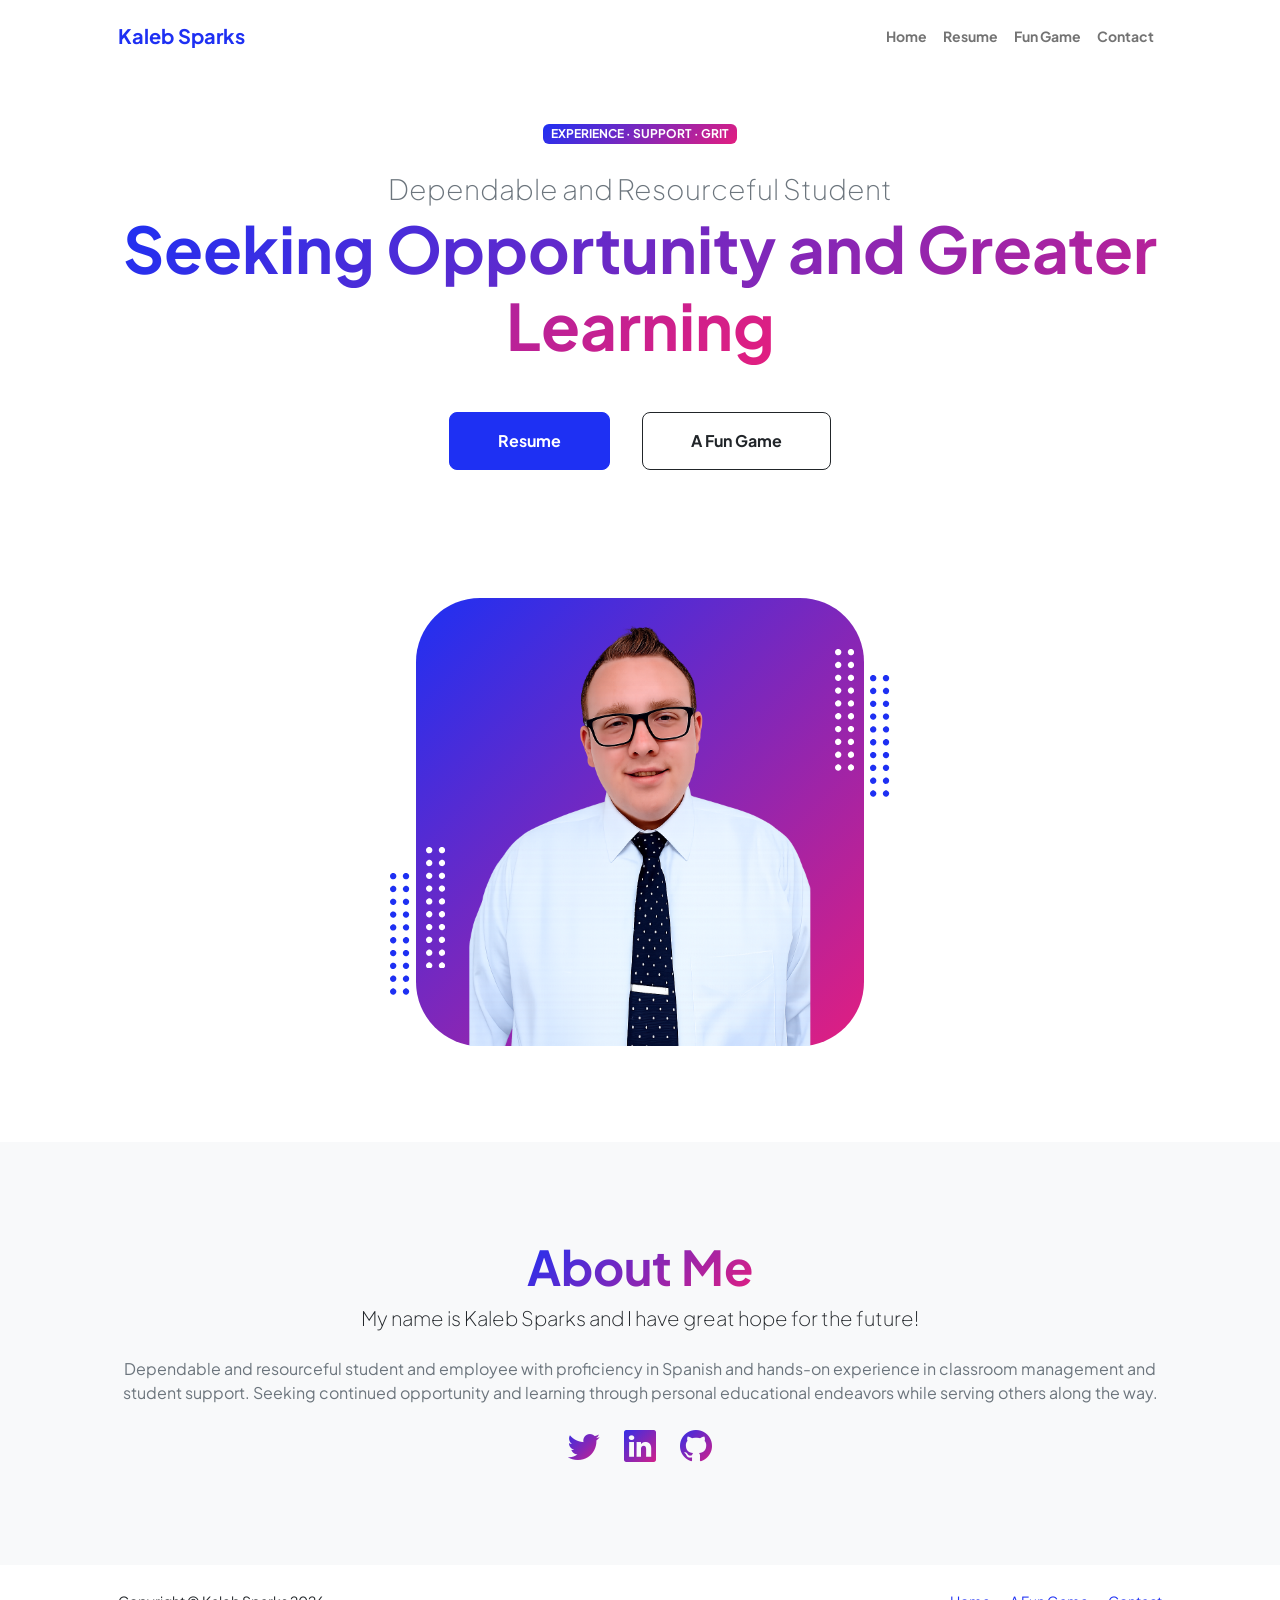
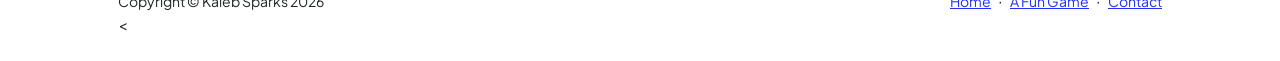
<file: index.html>
<!DOCTYPE html>
<html lang="en">
    <head>
        <meta charset="utf-8" />
        <meta name="viewport" content="width=device-width, initial-scale=1, shrink-to-fit=no" />
        <meta name="description" content="Kaleb Sparks" />
        <meta name="author" content="" />
        <title>Kaleb Sparks - Prebusiness Program, Marriott School of Business, Brigham Young University</title>
        <!-- Favicon-->
        <link rel="icon" type="image/x-icon" href="assets/favicon.ico" />
        <!-- Custom Google font-->
        <link rel="preconnect" href="https://fonts.googleapis.com" />
        <link rel="preconnect" href="https://fonts.gstatic.com" crossorigin />
        <link href="https://fonts.googleapis.com/css2?family=Plus+Jakarta+Sans:wght@100;200;300;400;500;600;700;800;900&amp;display=swap" rel="stylesheet" />
        <!-- Bootstrap icons-->
        <link href="https://cdn.jsdelivr.net/npm/bootstrap-icons@1.8.1/font/bootstrap-icons.css" rel="stylesheet" />
        <!-- Core theme CSS (includes Bootstrap)-->
        <link href="css/styles.css" rel="stylesheet" />
    </head>
    <body class="d-flex flex-column h-100">
        <main class="flex-shrink-0">
            <!-- Navigation-->
            <nav class="navbar navbar-expand-lg navbar-light bg-white py-3">
                <div class="container px-5">
                    <a class="navbar-brand" href="index.html"><span class="fw-bolder text-primary">Kaleb Sparks</span></a>
                    <button class="navbar-toggler" type="button" data-bs-toggle="collapse" data-bs-target="#navbarSupportedContent" aria-controls="navbarSupportedContent" aria-expanded="false" aria-label="Toggle navigation"><span class="navbar-toggler-icon"></span></button>
                    <div class="collapse navbar-collapse" id="navbarSupportedContent">
                        <ul class="navbar-nav ms-auto mb-2 mb-lg-0 small fw-bolder">
                            <li class="nav-item"><a class="nav-link" href="index.html">Home</a></li>
                            <li class="nav-item"><a class="nav-link" href="resume.html">Resume</a></li>
                            <li class="nav-item"><a class="nav-link" href="projects.html">Fun Game</a></li>
                            <li class="nav-item"><a class="nav-link" href="contact.html">Contact</a></li>
                        </ul>
                    </div>
                </div>
            </nav>
            <!-- Header-->
            <header class="py-5">
                <div class="container px-5 pb-5">
                    <div class="row gx-5 align-items-center">
                        <div class="col-xxl-5">
                            <!-- Header text content-->
                            <div class="text-center text-xxl-start">
                                <div class="badge bg-gradient-primary-to-secondary text-white mb-4"><div class="text-uppercase">Experience &middot; Support &middot; Grit</div></div>
                                <div class="fs-3 fw-light text-muted">Dependable and Resourceful Student</div>
                                <h1 class="display-3 fw-bolder mb-5"><span class="text-gradient d-inline">Seeking Opportunity and Greater Learning</span></h1>
                                <div class="d-grid gap-3 d-sm-flex justify-content-sm-center justify-content-xxl-start mb-3">
                                    <a class="btn btn-primary btn-lg px-5 py-3 me-sm-3 fs-6 fw-bolder" href="resume.html">Resume</a>
                                    <a class="btn btn-outline-dark btn-lg px-5 py-3 fs-6 fw-bolder" href="projects.html">A Fun Game</a>
                                </div>
                            </div>
                        </div>
                        <div class="col-xxl-7">
                            <!-- Header profile picture-->
                            <div class="d-flex justify-content-center mt-5 mt-xxl-0">
                                <div class="profile bg-gradient-primary-to-secondary">
                                    <!-- TIP: For best results, use a photo with a transparent background like the demo example below-->
                                    <!-- Watch a tutorial on how to do this on YouTube (link)-->
                                    <img class="profile-img" src="assets/Kaleb_SparksHomePhoto.png" alt="Kaleb Sparks Home Photo" />
                                    <div class="dots-1">
                                        <!-- SVG Dots-->
                                        <svg version="1.1" xmlns="http://www.w3.org/2000/svg" xmlns:xlink="http://www.w3.org/1999/xlink" x="0px" y="0px" viewBox="0 0 191.6 1215.4" style="enable-background: new 0 0 191.6 1215.4" xml:space="preserve">
                                            <g transform="translate(0.000000,1280.000000) scale(0.100000,-0.100000)">
                                                <path d="M227.7,12788.6c-105-35-200-141-222-248c-43-206,163-412,369-369c155,32,275,190,260,339c-11,105-90,213-190,262        C383.7,12801.6,289.7,12808.6,227.7,12788.6z"></path>
                                                <path d="M1507.7,12788.6c-151-50-253-216-222-362c25-119,136-230,254-255c194-41,395,142,375,339c-11,105-90,213-190,262        C1663.7,12801.6,1569.7,12808.6,1507.7,12788.6z"></path>
                                                <path d="M227.7,11508.6c-105-35-200-141-222-248c-43-206,163-412,369-369c155,32,275,190,260,339c-11,105-90,213-190,262        C383.7,11521.6,289.7,11528.6,227.7,11508.6z"></path>
                                                <path d="M1507.7,11508.6c-151-50-253-216-222-362c25-119,136-230,254-255c194-41,395,142,375,339c-11,105-90,213-190,262        C1663.7,11521.6,1569.7,11528.6,1507.7,11508.6z"></path>
                                                <path d="M227.7,10228.6c-105-35-200-141-222-248c-43-206,163-412,369-369c155,32,275,190,260,339c-11,105-90,213-190,262        C383.7,10241.6,289.7,10248.6,227.7,10228.6z"></path>
                                                <path d="M1507.7,10228.6c-105-35-200-141-222-248c-43-206,163-412,369-369c155,32,275,190,260,339c-11,105-90,213-190,262        C1663.7,10241.6,1569.7,10248.6,1507.7,10228.6z"></path>
                                                <path d="M227.7,8948.6c-105-35-200-141-222-248c-43-206,163-412,369-369c155,32,275,190,260,339c-11,105-90,213-190,262        C383.7,8961.6,289.7,8968.6,227.7,8948.6z"></path>
                                                <path d="M1507.7,8948.6c-105-35-200-141-222-248c-43-206,163-412,369-369c155,32,275,190,260,339c-11,105-90,213-190,262        C1663.7,8961.6,1569.7,8968.6,1507.7,8948.6z"></path>
                                                <path d="M227.7,7668.6c-105-35-200-141-222-248c-43-206,163-412,369-369c155,32,275,190,260,339c-11,105-90,213-190,262        C383.7,7681.6,289.7,7688.6,227.7,7668.6z"></path>
                                                <path d="M1507.7,7668.6c-105-35-200-141-222-248c-43-206,163-412,369-369c155,32,275,190,260,339c-11,105-90,213-190,262        C1663.7,7681.6,1569.7,7688.6,1507.7,7668.6z"></path>
                                                <path d="M227.7,6388.6c-105-35-200-141-222-248c-43-206,163-412,369-369c155,32,275,190,260,339c-11,105-90,213-190,262        C383.7,6401.6,289.7,6408.6,227.7,6388.6z"></path>
                                                <path d="M1507.7,6388.6c-105-35-200-141-222-248c-43-206,163-412,369-369c155,32,275,190,260,339c-11,105-90,213-190,262        C1663.7,6401.6,1569.7,6408.6,1507.7,6388.6z"></path>
                                                <path d="M227.7,5108.6c-105-35-200-141-222-248c-43-206,163-412,369-369c155,32,275,190,260,339c-11,105-90,213-190,262        C383.7,5121.6,289.7,5128.6,227.7,5108.6z"></path>
                                                <path d="M1507.7,5108.6c-105-35-200-141-222-248c-43-206,163-412,369-369c155,32,275,190,260,339c-11,105-90,213-190,262        C1663.7,5121.6,1569.7,5128.6,1507.7,5108.6z"></path>
                                                <path d="M227.7,3828.6c-105-35-200-141-222-248c-43-206,163-412,369-369c155,32,275,190,260,339c-11,105-90,213-190,262        C383.7,3841.6,289.7,3848.6,227.7,3828.6z"></path>
                                                <path d="M1507.7,3828.6c-105-35-200-141-222-248c-43-206,163-412,369-369c155,32,275,190,260,339c-11,105-90,213-190,262        C1663.7,3841.6,1569.7,3848.6,1507.7,3828.6z"></path>
                                                <path d="M227.7,2548.6c-105-35-200-141-222-248c-43-206,163-412,369-369c155,32,275,190,260,339c-11,105-90,213-190,262        C383.7,2561.6,289.7,2568.6,227.7,2548.6z"></path>
                                                <path d="M1507.7,2548.6c-105-35-200-141-222-248c-43-206,163-412,369-369c155,32,275,190,260,339c-11,105-90,213-190,262        C1663.7,2561.6,1569.7,2568.6,1507.7,2548.6z"></path>
                                                <path d="M227.7,1268.6c-105-35-200-141-222-248c-43-206,163-412,369-369c155,32,275,190,260,339c-11,105-90,213-190,262        C383.7,1281.6,289.7,1288.6,227.7,1268.6z"></path>
                                                <path d="M1507.7,1268.6c-105-35-200-141-222-248c-43-206,163-412,369-369c155,32,275,190,260,339c-11,105-90,213-190,262        C1663.7,1281.6,1569.7,1288.6,1507.7,1268.6z"></path>
                                            </g>
                                        </svg>
                                        <!-- END of SVG dots-->
                                    </div>
                                    <div class="dots-2">
                                        <!-- SVG Dots-->
                                        <svg version="1.1" xmlns="http://www.w3.org/2000/svg" xmlns:xlink="http://www.w3.org/1999/xlink" x="0px" y="0px" viewBox="0 0 191.6 1215.4" style="enable-background: new 0 0 191.6 1215.4" xml:space="preserve">
                                            <g transform="translate(0.000000,1280.000000) scale(0.100000,-0.100000)">
                                                <path d="M227.7,12788.6c-105-35-200-141-222-248c-43-206,163-412,369-369c155,32,275,190,260,339c-11,105-90,213-190,262        C383.7,12801.6,289.7,12808.6,227.7,12788.6z"></path>
                                                <path d="M1507.7,12788.6c-151-50-253-216-222-362c25-119,136-230,254-255c194-41,395,142,375,339c-11,105-90,213-190,262        C1663.7,12801.6,1569.7,12808.6,1507.7,12788.6z"></path>
                                                <path d="M227.7,11508.6c-105-35-200-141-222-248c-43-206,163-412,369-369c155,32,275,190,260,339c-11,105-90,213-190,262        C383.7,11521.6,289.7,11528.6,227.7,11508.6z"></path>
                                                <path d="M1507.7,11508.6c-151-50-253-216-222-362c25-119,136-230,254-255c194-41,395,142,375,339c-11,105-90,213-190,262        C1663.7,11521.6,1569.7,11528.6,1507.7,11508.6z"></path>
                                                <path d="M227.7,10228.6c-105-35-200-141-222-248c-43-206,163-412,369-369c155,32,275,190,260,339c-11,105-90,213-190,262        C383.7,10241.6,289.7,10248.6,227.7,10228.6z"></path>
                                                <path d="M1507.7,10228.6c-105-35-200-141-222-248c-43-206,163-412,369-369c155,32,275,190,260,339c-11,105-90,213-190,262        C1663.7,10241.6,1569.7,10248.6,1507.7,10228.6z"></path>
                                                <path d="M227.7,8948.6c-105-35-200-141-222-248c-43-206,163-412,369-369c155,32,275,190,260,339c-11,105-90,213-190,262        C383.7,8961.6,289.7,8968.6,227.7,8948.6z"></path>
                                                <path d="M1507.7,8948.6c-105-35-200-141-222-248c-43-206,163-412,369-369c155,32,275,190,260,339c-11,105-90,213-190,262        C1663.7,8961.6,1569.7,8968.6,1507.7,8948.6z"></path>
                                                <path d="M227.7,7668.6c-105-35-200-141-222-248c-43-206,163-412,369-369c155,32,275,190,260,339c-11,105-90,213-190,262        C383.7,7681.6,289.7,7688.6,227.7,7668.6z"></path>
                                                <path d="M1507.7,7668.6c-105-35-200-141-222-248c-43-206,163-412,369-369c155,32,275,190,260,339c-11,105-90,213-190,262        C1663.7,7681.6,1569.7,7688.6,1507.7,7668.6z"></path>
                                                <path d="M227.7,6388.6c-105-35-200-141-222-248c-43-206,163-412,369-369c155,32,275,190,260,339c-11,105-90,213-190,262        C383.7,6401.6,289.7,6408.6,227.7,6388.6z"></path>
                                                <path d="M1507.7,6388.6c-105-35-200-141-222-248c-43-206,163-412,369-369c155,32,275,190,260,339c-11,105-90,213-190,262        C1663.7,6401.6,1569.7,6408.6,1507.7,6388.6z"></path>
                                                <path d="M227.7,5108.6c-105-35-200-141-222-248c-43-206,163-412,369-369c155,32,275,190,260,339c-11,105-90,213-190,262        C383.7,5121.6,289.7,5128.6,227.7,5108.6z"></path>
                                                <path d="M1507.7,5108.6c-105-35-200-141-222-248c-43-206,163-412,369-369c155,32,275,190,260,339c-11,105-90,213-190,262        C1663.7,5121.6,1569.7,5128.6,1507.7,5108.6z"></path>
                                                <path d="M227.7,3828.6c-105-35-200-141-222-248c-43-206,163-412,369-369c155,32,275,190,260,339c-11,105-90,213-190,262        C383.7,3841.6,289.7,3848.6,227.7,3828.6z"></path>
                                                <path d="M1507.7,3828.6c-105-35-200-141-222-248c-43-206,163-412,369-369c155,32,275,190,260,339c-11,105-90,213-190,262        C1663.7,3841.6,1569.7,3848.6,1507.7,3828.6z"></path>
                                                <path d="M227.7,2548.6c-105-35-200-141-222-248c-43-206,163-412,369-369c155,32,275,190,260,339c-11,105-90,213-190,262        C383.7,2561.6,289.7,2568.6,227.7,2548.6z"></path>
                                                <path d="M1507.7,2548.6c-105-35-200-141-222-248c-43-206,163-412,369-369c155,32,275,190,260,339c-11,105-90,213-190,262        C1663.7,2561.6,1569.7,2568.6,1507.7,2548.6z"></path>
                                                <path d="M227.7,1268.6c-105-35-200-141-222-248c-43-206,163-412,369-369c155,32,275,190,260,339c-11,105-90,213-190,262        C383.7,1281.6,289.7,1288.6,227.7,1268.6z"></path>
                                                <path d="M1507.7,1268.6c-105-35-200-141-222-248c-43-206,163-412,369-369c155,32,275,190,260,339c-11,105-90,213-190,262        C1663.7,1281.6,1569.7,1288.6,1507.7,1268.6z"></path>
                                            </g>
                                        </svg>
                                        <!-- END of SVG dots-->
                                    </div>
                                    <div class="dots-3">
                                        <!-- SVG Dots-->
                                        <svg version="1.1" xmlns="http://www.w3.org/2000/svg" xmlns:xlink="http://www.w3.org/1999/xlink" x="0px" y="0px" viewBox="0 0 191.6 1215.4" style="enable-background: new 0 0 191.6 1215.4" xml:space="preserve">
                                            <g transform="translate(0.000000,1280.000000) scale(0.100000,-0.100000)">
                                                <path d="M227.7,12788.6c-105-35-200-141-222-248c-43-206,163-412,369-369c155,32,275,190,260,339c-11,105-90,213-190,262        C383.7,12801.6,289.7,12808.6,227.7,12788.6z"></path>
                                                <path d="M1507.7,12788.6c-151-50-253-216-222-362c25-119,136-230,254-255c194-41,395,142,375,339c-11,105-90,213-190,262        C1663.7,12801.6,1569.7,12808.6,1507.7,12788.6z"></path>
                                                <path d="M227.7,11508.6c-105-35-200-141-222-248c-43-206,163-412,369-369c155,32,275,190,260,339c-11,105-90,213-190,262        C383.7,11521.6,289.7,11528.6,227.7,11508.6z"></path>
                                                <path d="M1507.7,11508.6c-151-50-253-216-222-362c25-119,136-230,254-255c194-41,395,142,375,339c-11,105-90,213-190,262        C1663.7,11521.6,1569.7,11528.6,1507.7,11508.6z"></path>
                                                <path d="M227.7,10228.6c-105-35-200-141-222-248c-43-206,163-412,369-369c155,32,275,190,260,339c-11,105-90,213-190,262        C383.7,10241.6,289.7,10248.6,227.7,10228.6z"></path>
                                                <path d="M1507.7,10228.6c-105-35-200-141-222-248c-43-206,163-412,369-369c155,32,275,190,260,339c-11,105-90,213-190,262        C1663.7,10241.6,1569.7,10248.6,1507.7,10228.6z"></path>
                                                <path d="M227.7,8948.6c-105-35-200-141-222-248c-43-206,163-412,369-369c155,32,275,190,260,339c-11,105-90,213-190,262        C383.7,8961.6,289.7,8968.6,227.7,8948.6z"></path>
                                                <path d="M1507.7,8948.6c-105-35-200-141-222-248c-43-206,163-412,369-369c155,32,275,190,260,339c-11,105-90,213-190,262        C1663.7,8961.6,1569.7,8968.6,1507.7,8948.6z"></path>
                                                <path d="M227.7,7668.6c-105-35-200-141-222-248c-43-206,163-412,369-369c155,32,275,190,260,339c-11,105-90,213-190,262        C383.7,7681.6,289.7,7688.6,227.7,7668.6z"></path>
                                                <path d="M1507.7,7668.6c-105-35-200-141-222-248c-43-206,163-412,369-369c155,32,275,190,260,339c-11,105-90,213-190,262        C1663.7,7681.6,1569.7,7688.6,1507.7,7668.6z"></path>
                                                <path d="M227.7,6388.6c-105-35-200-141-222-248c-43-206,163-412,369-369c155,32,275,190,260,339c-11,105-90,213-190,262        C383.7,6401.6,289.7,6408.6,227.7,6388.6z"></path>
                                                <path d="M1507.7,6388.6c-105-35-200-141-222-248c-43-206,163-412,369-369c155,32,275,190,260,339c-11,105-90,213-190,262        C1663.7,6401.6,1569.7,6408.6,1507.7,6388.6z"></path>
                                                <path d="M227.7,5108.6c-105-35-200-141-222-248c-43-206,163-412,369-369c155,32,275,190,260,339c-11,105-90,213-190,262        C383.7,5121.6,289.7,5128.6,227.7,5108.6z"></path>
                                                <path d="M1507.7,5108.6c-105-35-200-141-222-248c-43-206,163-412,369-369c155,32,275,190,260,339c-11,105-90,213-190,262        C1663.7,5121.6,1569.7,5128.6,1507.7,5108.6z"></path>
                                                <path d="M227.7,3828.6c-105-35-200-141-222-248c-43-206,163-412,369-369c155,32,275,190,260,339c-11,105-90,213-190,262        C383.7,3841.6,289.7,3848.6,227.7,3828.6z"></path>
                                                <path d="M1507.7,3828.6c-105-35-200-141-222-248c-43-206,163-412,369-369c155,32,275,190,260,339c-11,105-90,213-190,262        C1663.7,3841.6,1569.7,3848.6,1507.7,3828.6z"></path>
                                                <path d="M227.7,2548.6c-105-35-200-141-222-248c-43-206,163-412,369-369c155,32,275,190,260,339c-11,105-90,213-190,262        C383.7,2561.6,289.7,2568.6,227.7,2548.6z"></path>
                                                <path d="M1507.7,2548.6c-105-35-200-141-222-248c-43-206,163-412,369-369c155,32,275,190,260,339c-11,105-90,213-190,262        C1663.7,2561.6,1569.7,2568.6,1507.7,2548.6z"></path>
                                                <path d="M227.7,1268.6c-105-35-200-141-222-248c-43-206,163-412,369-369c155,32,275,190,260,339c-11,105-90,213-190,262        C383.7,1281.6,289.7,1288.6,227.7,1268.6z"></path>
                                                <path d="M1507.7,1268.6c-105-35-200-141-222-248c-43-206,163-412,369-369c155,32,275,190,260,339c-11,105-90,213-190,262        C1663.7,1281.6,1569.7,1288.6,1507.7,1268.6z"></path>
                                            </g>
                                        </svg>
                                        <!-- END of SVG dots-->
                                    </div>
                                    <div class="dots-4">
                                        <!-- SVG Dots-->
                                        <svg version="1.1" xmlns="http://www.w3.org/2000/svg" xmlns:xlink="http://www.w3.org/1999/xlink" x="0px" y="0px" viewBox="0 0 191.6 1215.4" style="enable-background: new 0 0 191.6 1215.4" xml:space="preserve">
                                            <g transform="translate(0.000000,1280.000000) scale(0.100000,-0.100000)">
                                                <path d="M227.7,12788.6c-105-35-200-141-222-248c-43-206,163-412,369-369c155,32,275,190,260,339c-11,105-90,213-190,262        C383.7,12801.6,289.7,12808.6,227.7,12788.6z"></path>
                                                <path d="M1507.7,12788.6c-151-50-253-216-222-362c25-119,136-230,254-255c194-41,395,142,375,339c-11,105-90,213-190,262        C1663.7,12801.6,1569.7,12808.6,1507.7,12788.6z"></path>
                                                <path d="M227.7,11508.6c-105-35-200-141-222-248c-43-206,163-412,369-369c155,32,275,190,260,339c-11,105-90,213-190,262        C383.7,11521.6,289.7,11528.6,227.7,11508.6z"></path>
                                                <path d="M1507.7,11508.6c-151-50-253-216-222-362c25-119,136-230,254-255c194-41,395,142,375,339c-11,105-90,213-190,262        C1663.7,11521.6,1569.7,11528.6,1507.7,11508.6z"></path>
                                                <path d="M227.7,10228.6c-105-35-200-141-222-248c-43-206,163-412,369-369c155,32,275,190,260,339c-11,105-90,213-190,262        C383.7,10241.6,289.7,10248.6,227.7,10228.6z"></path>
                                                <path d="M1507.7,10228.6c-105-35-200-141-222-248c-43-206,163-412,369-369c155,32,275,190,260,339c-11,105-90,213-190,262        C1663.7,10241.6,1569.7,10248.6,1507.7,10228.6z"></path>
                                                <path d="M227.7,8948.6c-105-35-200-141-222-248c-43-206,163-412,369-369c155,32,275,190,260,339c-11,105-90,213-190,262        C383.7,8961.6,289.7,8968.6,227.7,8948.6z"></path>
                                                <path d="M1507.7,8948.6c-105-35-200-141-222-248c-43-206,163-412,369-369c155,32,275,190,260,339c-11,105-90,213-190,262        C1663.7,8961.6,1569.7,8968.6,1507.7,8948.6z"></path>
                                                <path d="M227.7,7668.6c-105-35-200-141-222-248c-43-206,163-412,369-369c155,32,275,190,260,339c-11,105-90,213-190,262        C383.7,7681.6,289.7,7688.6,227.7,7668.6z"></path>
                                                <path d="M1507.7,7668.6c-105-35-200-141-222-248c-43-206,163-412,369-369c155,32,275,190,260,339c-11,105-90,213-190,262        C1663.7,7681.6,1569.7,7688.6,1507.7,7668.6z"></path>
                                                <path d="M227.7,6388.6c-105-35-200-141-222-248c-43-206,163-412,369-369c155,32,275,190,260,339c-11,105-90,213-190,262        C383.7,6401.6,289.7,6408.6,227.7,6388.6z"></path>
                                                <path d="M1507.7,6388.6c-105-35-200-141-222-248c-43-206,163-412,369-369c155,32,275,190,260,339c-11,105-90,213-190,262        C1663.7,6401.6,1569.7,6408.6,1507.7,6388.6z"></path>
                                                <path d="M227.7,5108.6c-105-35-200-141-222-248c-43-206,163-412,369-369c155,32,275,190,260,339c-11,105-90,213-190,262        C383.7,5121.6,289.7,5128.6,227.7,5108.6z"></path>
                                                <path d="M1507.7,5108.6c-105-35-200-141-222-248c-43-206,163-412,369-369c155,32,275,190,260,339c-11,105-90,213-190,262        C1663.7,5121.6,1569.7,5128.6,1507.7,5108.6z"></path>
                                                <path d="M227.7,3828.6c-105-35-200-141-222-248c-43-206,163-412,369-369c155,32,275,190,260,339c-11,105-90,213-190,262        C383.7,3841.6,289.7,3848.6,227.7,3828.6z"></path>
                                                <path d="M1507.7,3828.6c-105-35-200-141-222-248c-43-206,163-412,369-369c155,32,275,190,260,339c-11,105-90,213-190,262        C1663.7,3841.6,1569.7,3848.6,1507.7,3828.6z"></path>
                                                <path d="M227.7,2548.6c-105-35-200-141-222-248c-43-206,163-412,369-369c155,32,275,190,260,339c-11,105-90,213-190,262        C383.7,2561.6,289.7,2568.6,227.7,2548.6z"></path>
                                                <path d="M1507.7,2548.6c-105-35-200-141-222-248c-43-206,163-412,369-369c155,32,275,190,260,339c-11,105-90,213-190,262        C1663.7,2561.6,1569.7,2568.6,1507.7,2548.6z"></path>
                                                <path d="M227.7,1268.6c-105-35-200-141-222-248c-43-206,163-412,369-369c155,32,275,190,260,339c-11,105-90,213-190,262        C383.7,1281.6,289.7,1288.6,227.7,1268.6z"></path>
                                                <path d="M1507.7,1268.6c-105-35-200-141-222-248c-43-206,163-412,369-369c155,32,275,190,260,339c-11,105-90,213-190,262        C1663.7,1281.6,1569.7,1288.6,1507.7,1268.6z"></path>
                                            </g>
                                        </svg>
                                        <!-- END of SVG dots-->
                                    </div>
                                </div>
                            </div>
                        </div>
                    </div>
                </div>
            </header>
            <!-- About Section-->
            <section class="bg-light py-5">
                <div class="container px-5">
                    <div class="row gx-5 justify-content-center">
                        <div class="col-xxl-8">
                            <div class="text-center my-5">
                                <h2 class="display-5 fw-bolder"><span class="text-gradient d-inline">About Me</span></h2>
                                <p class="lead fw-light mb-4">My name is Kaleb Sparks and I have great hope for the future!</p>
                                <p class="text-muted">Dependable and resourceful student and employee with proficiency in Spanish and hands-on experience in classroom management and student support. Seeking continued opportunity and learning through personal educational endeavors while serving others along the way.</p>
                                <div class="d-flex justify-content-center fs-2 gap-4">
                                    <a class="text-gradient" href="#!"><i class="bi bi-twitter"></i></a>
                                    <a class="text-gradient" href="#!"><i class="bi bi-linkedin"></i></a>
                                    <a class="text-gradient" href="#!"><i class="bi bi-github"></i></a>
                                </div>
                            </div>
                        </div>
                    </div>
                </div>
            </section>
        </main>
        <!-- Footer-->
        <footer class="bg-white py-4 mt-auto">
            <div class="container px-5">
                <div class="row align-items-center justify-content-between flex-column flex-sm-row">
                    <div class="col-auto"><div class="small m-0">Copyright &copy; Kaleb Sparks 2026</div></div>
                    <div class="col-auto">
                        <a class="small" href="index.html">Home</a>
                        <span class="mx-1">&middot;</span>
                        <a class="small" href="projects.html">A Fun Game</a>
                        <span class="mx-1">&middot;</span>
                        <a class="small" href="contact.html">Contact</a>
                    </div>
                </div>
            <
</file>
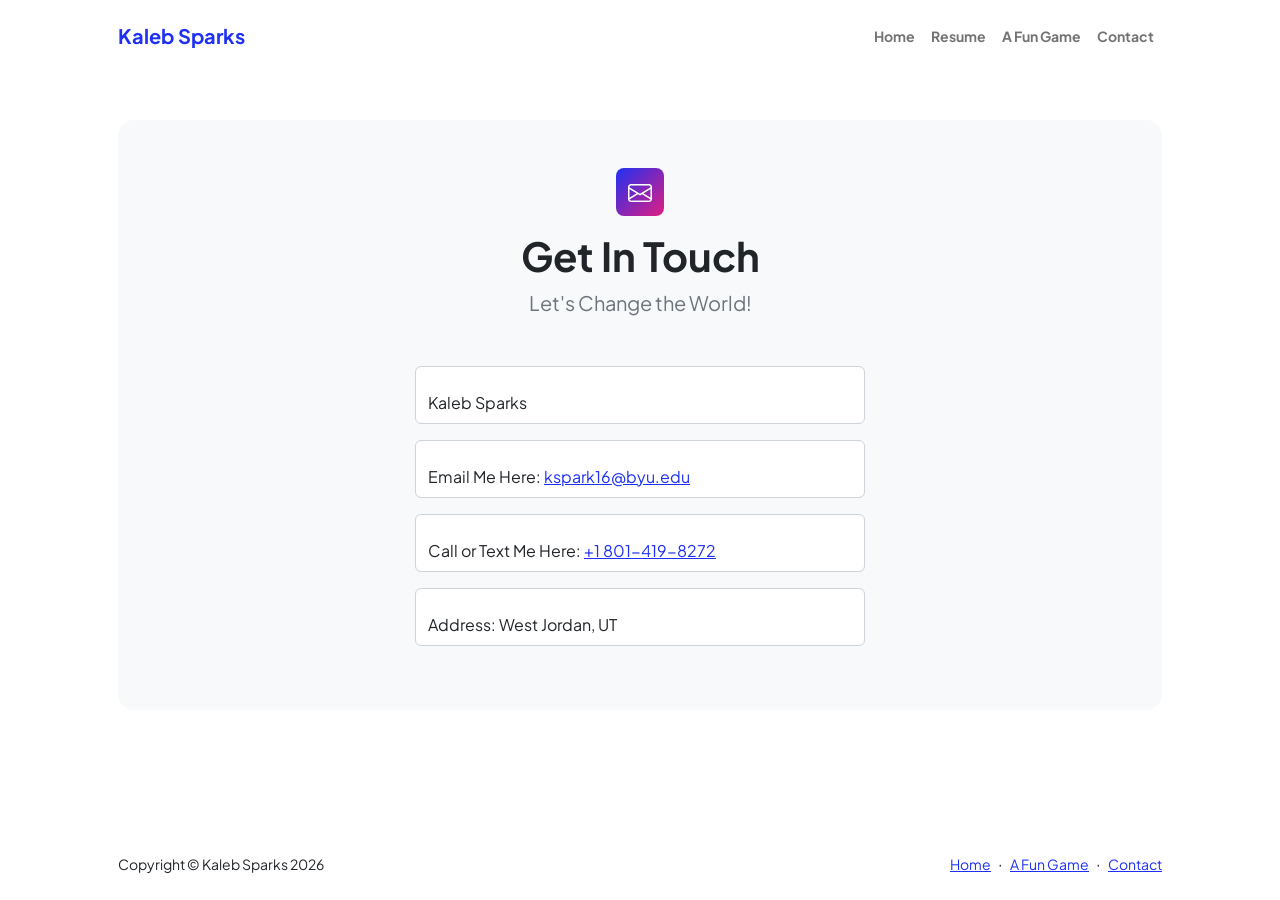
<file: contact.html>
<!DOCTYPE html>
<html lang="en">
    <head>
        <meta charset="utf-8" />
        <meta name="viewport" content="width=device-width, initial-scale=1, shrink-to-fit=no" />
        <meta name="description" content />
        <meta name="author" content />
        <title>Kaleb Sparks - Contact</title>
        <!-- Favicon-->
        <link rel="icon" type="image/x-icon" href="assets/favicon.ico" />
        <!-- Custom Google font-->
        <link rel="preconnect" href="https://fonts.googleapis.com" />
        <link rel="preconnect" href="https://fonts.gstatic.com" crossorigin />
        <link href="https://fonts.googleapis.com/css2?family=Plus+Jakarta+Sans:wght@100;200;300;400;500;600;700;800;900&amp;display=swap" rel="stylesheet" />
        <!-- Bootstrap icons-->
        <link href="https://cdn.jsdelivr.net/npm/bootstrap-icons@1.8.1/font/bootstrap-icons.css" rel="stylesheet" />
        <!-- Core theme CSS (includes Bootstrap)-->
        <link href="css/styles.css" rel="stylesheet" />
    </head>
    <body class="d-flex flex-column">
        <main class="flex-shrink-0">
            <!-- Navigation-->
            <nav class="navbar navbar-expand-lg navbar-light bg-white py-3">
                <div class="container px-5">
                    <a class="navbar-brand" href="index.html"><span class="fw-bolder text-primary">Kaleb Sparks</span></a>
                    <button class="navbar-toggler" type="button" data-bs-toggle="collapse" data-bs-target="#navbarSupportedContent" aria-controls="navbarSupportedContent" aria-expanded="false" aria-label="Toggle navigation"><span class="navbar-toggler-icon"></span></button>
                    <div class="collapse navbar-collapse" id="navbarSupportedContent">
                        <ul class="navbar-nav ms-auto mb-2 mb-lg-0 small fw-bolder">
                            <li class="nav-item"><a class="nav-link" href="index.html">Home</a></li>
                            <li class="nav-item"><a class="nav-link" href="resume.html">Resume</a></li>
                            <li class="nav-item"><a class="nav-link" href="projects.html">A Fun Game</a></li>
                            <li class="nav-item"><a class="nav-link" href="contact.html">Contact</a></li>
                        </ul>
                    </div>
                </div>
            </nav>
            <!-- Page content-->
            <section class="py-5">
                <div class="container px-5">
                    <!-- Contact Info-->
                    <div class="bg-light rounded-4 py-5 px-4 px-md-5">
                        <div class="text-center mb-5">
                            <div class="feature bg-primary bg-gradient-primary-to-secondary text-white rounded-3 mb-3"><i class="bi bi-envelope"></i></div>
                            <h1 class="fw-bolder">Get In Touch</h1>
                            <p class="lead fw-normal text-muted mb-0">Let's Change the World!</p>
                        </div>
                        <div class="row gx-5 justify-content-center">
                            <div class="col-lg-8 col-xl-6">
                                <form id="contactForm" data-sb-form-api-token="API_TOKEN">
                                    <!-- Name-->
                                    <div class="form-floating mb-3">
                                        <h4 class="form-control"><label for="name">Kaleb Sparks</label></h4>
                                    </div>
                                    <!-- Email address-->
                                    <div class="form-floating mb-3">
                                        <h4 class="form-control">Email Me Here: <a for="email" href="mailto:kspark16@byu.edu">kspark16@byu.edu</a></h4>
                                    </div>
                                    <!-- Phone number-->
                                    <div class="form-floating mb-3">
                                        <h4 class="form-control">Call or Text Me Here: <a for="phone" href="tel:+18014198272">+1 801-419-8272</a></h4>
                                    </div>
                                    <!-- Address-->
                                    <div class="form-floating mb-3">
                                        <h4 class="form-control"><label for="message">Address: West Jordan, UT</label></h4>
                                    </div>
                                </form>
                            </div>
                        </div>
                    </div>
                </div>
            </section>
        </main>
        <!-- Footer-->
        <footer class="bg-white py-4 mt-auto">
            <div class="container px-5">
                <div class="row align-items-center justify-content-between flex-column flex-sm-row">
                    <div class="col-auto"><div class="small m-0">Copyright &copy; Kaleb Sparks 2026</div></div>
                    <div class="col-auto">
                        <a class="small" href="index.html">Home</a>
                        <span class="mx-1">&middot;</span>
                        <a class="small" href="projects.html">A Fun Game</a>
                        <span class="mx-1">&middot;</span>
                        <a class="small" href="contact.html">Contact</a>
                    </div>
                </div>
            </div>
        </footer>
        <!-- Bootstrap core JS-->
        <script src="https://cdn.jsdelivr.net/npm/bootstrap@5.2.3/dist/js/bootstrap.bundle.min.js"></script>
        <!-- Core theme JS-->
        <script src="js/scripts.js"></script>
        <script src="https://cdn.startbootstrap.com/sb-forms-latest.js"></script>
    </body>
</html>
</file>
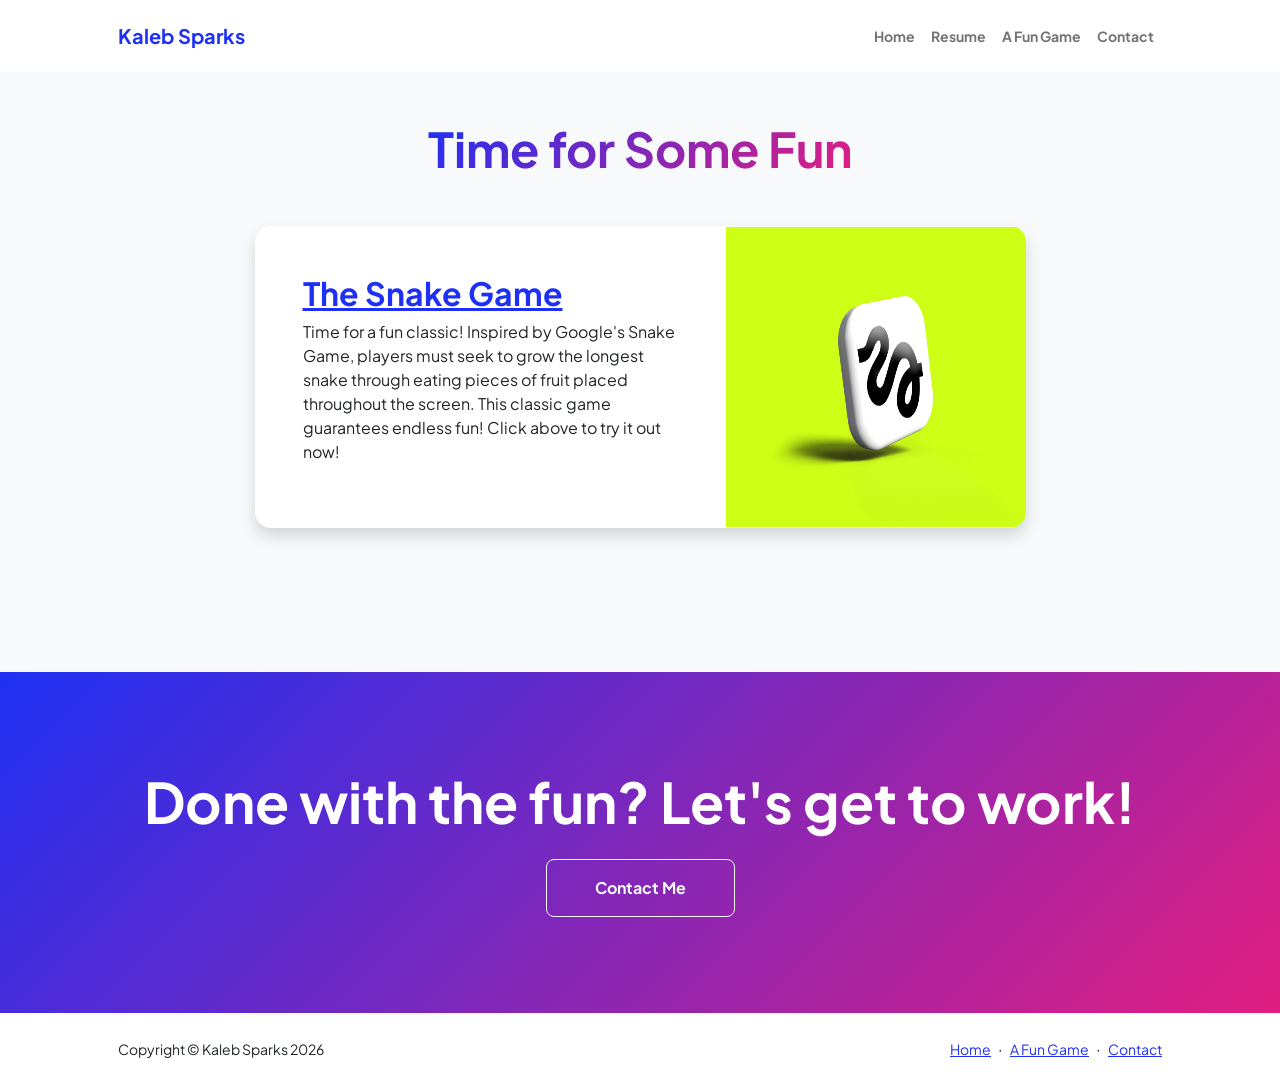
<file: projects.html>
<!DOCTYPE html>
<html lang="en">
    <head>
        <meta charset="utf-8" />
        <meta name="viewport" content="width=device-width, initial-scale=1, shrink-to-fit=no" />
        <meta name="description" content="" />
        <meta name="author" content="" />
        <title>Kaleb Sparks - A Fun Game</title>
        <!-- Favicon-->
        <link rel="icon" type="image/x-icon" href="assets/favicon.ico" />
        <!-- Custom Google font-->
        <link rel="preconnect" href="https://fonts.googleapis.com" />
        <link rel="preconnect" href="https://fonts.gstatic.com" crossorigin />
        <link href="https://fonts.googleapis.com/css2?family=Plus+Jakarta+Sans:wght@100;200;300;400;500;600;700;800;900&amp;display=swap" rel="stylesheet" />
        <!-- Bootstrap icons-->
        <link href="https://cdn.jsdelivr.net/npm/bootstrap-icons@1.8.1/font/bootstrap-icons.css" rel="stylesheet" />
        <!-- Core theme CSS (includes Bootstrap)-->
        <link href="css/styles.css" rel="stylesheet" />
    </head>
    <body class="d-flex flex-column h-100 bg-light">
        <main class="flex-shrink-0">
            <!-- Navigation-->
            <nav class="navbar navbar-expand-lg navbar-light bg-white py-3">
                <div class="container px-5">
                    <a class="navbar-brand" href="index.html"><span class="fw-bolder text-primary">Kaleb Sparks</span></a>
                    <button class="navbar-toggler" type="button" data-bs-toggle="collapse" data-bs-target="#navbarSupportedContent" aria-controls="navbarSupportedContent" aria-expanded="false" aria-label="Toggle navigation"><span class="navbar-toggler-icon"></span></button>
                    <div class="collapse navbar-collapse" id="navbarSupportedContent">
                        <ul class="navbar-nav ms-auto mb-2 mb-lg-0 small fw-bolder">
                            <li class="nav-item"><a class="nav-link" href="index.html">Home</a></li>
                            <li class="nav-item"><a class="nav-link" href="resume.html">Resume</a></li>
                            <li class="nav-item"><a class="nav-link" href="projects.html">A Fun Game</a></li>
                            <li class="nav-item"><a class="nav-link" href="contact.html">Contact</a></li>
                        </ul>
                    </div>
                </div>
            </nav>
            <!-- Projects Section-->
            <section class="py-5">
                <div class="container px-5 mb-5">
                    <div class="text-center mb-5">
                        <h1 class="display-5 fw-bolder mb-0"><span class="text-gradient d-inline">Time for Some Fun</span></h1>
                    </div>
                    <div class="row gx-5 justify-content-center">
                        <div class="col-lg-11 col-xl-9 col-xxl-8">
                            <!-- Game Card -->
                            <div class="card overflow-hidden shadow rounded-4 border-0 mb-5">
                                <div class="card-body p-0">
                                    <div class="d-flex align-items-center">
                                        <div class="p-5">
                                            <h2 class="fw-bolder"><a href="snakeGame.html">The Snake Game</a></h2>
                                            <p>Time for a fun classic! Inspired by Google's Snake Game, players must seek to grow the longest snake through eating pieces of fruit placed throughout the screen. This classic game guarantees endless fun! Click above to try it out now!</p>
                                        </div>
                                        <img class="img-fluid" src="assets/snake_image.jpg" width="300" alt="Snake Game Image" />
                                    </div>
                                </div>
                            </div>
                        </div>
                    </div>
                </div>
            </section>
            <!-- Call to action section-->
            <section class="py-5 bg-gradient-primary-to-secondary text-white">
                <div class="container px-5 my-5">
                    <div class="text-center">
                        <h2 class="display-4 fw-bolder mb-4">Done with the fun? Let's get to work!</h2>
                        <a class="btn btn-outline-light btn-lg px-5 py-3 fs-6 fw-bolder" href="contact.html">Contact Me</a>
                    </div>
                </div>
            </section>
        </main>
        <!-- Footer-->
        <footer class="bg-white py-4 mt-auto">
            <div class="container px-5">
                <div class="row align-items-center justify-content-between flex-column flex-sm-row">
                    <div class="col-auto"><div class="small m-0">Copyright &copy; Kaleb Sparks 2026</div></div>
                    <div class="col-auto">
                        <a class="small" href="#!">Home</a>
                        <span class="mx-1">&middot;</span>
                        <a class="small" href="#!">A Fun Game</a>
                        <span class="mx-1">&middot;</span>
                        <a class="small" href="#!">Contact</a>
                    </div>
                </div>
            </div>
        </footer>
        <!-- Bootstrap core JS-->
        <script src="https://cdn.jsdelivr.net/npm/bootstrap@5.2.3/dist/js/bootstrap.bundle.min.js"></script>
        <!-- Core theme JS-->
        <script src="js/scripts.js"></script>
    </body>
</html>
</file>
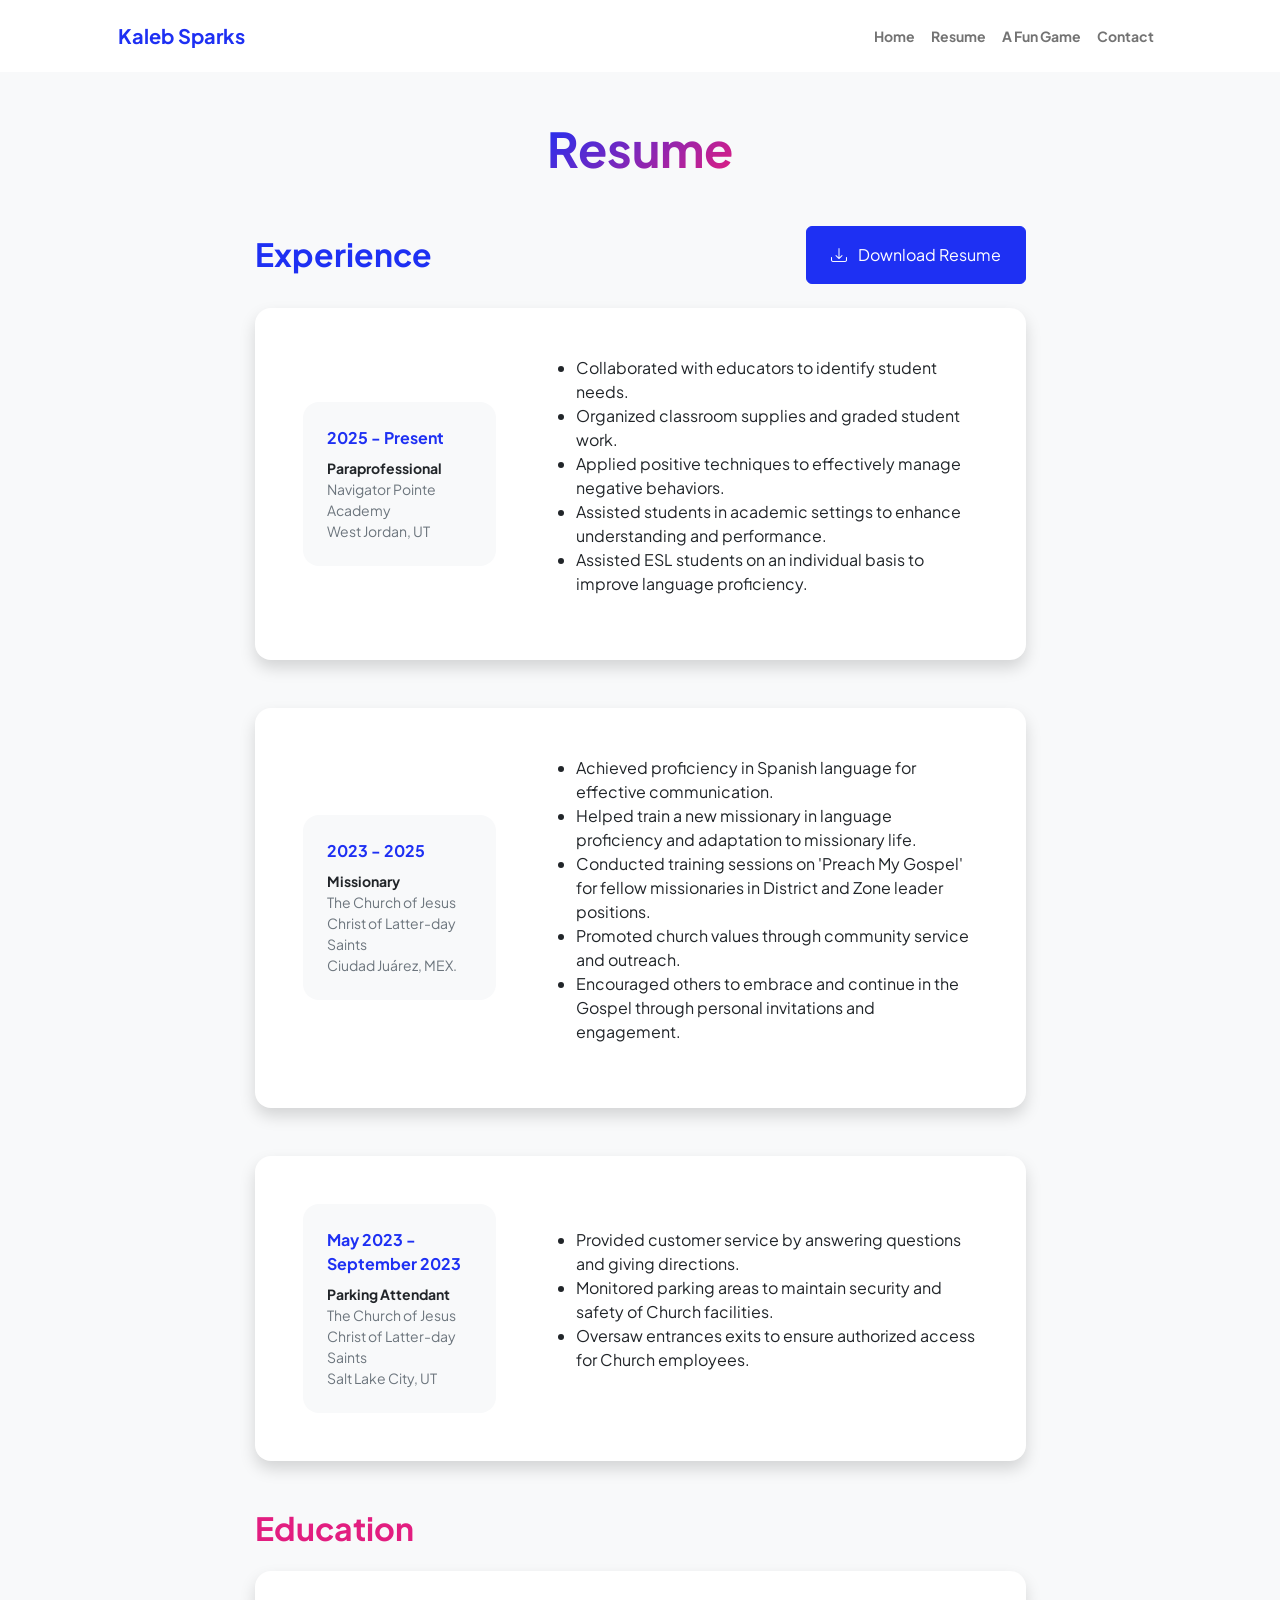
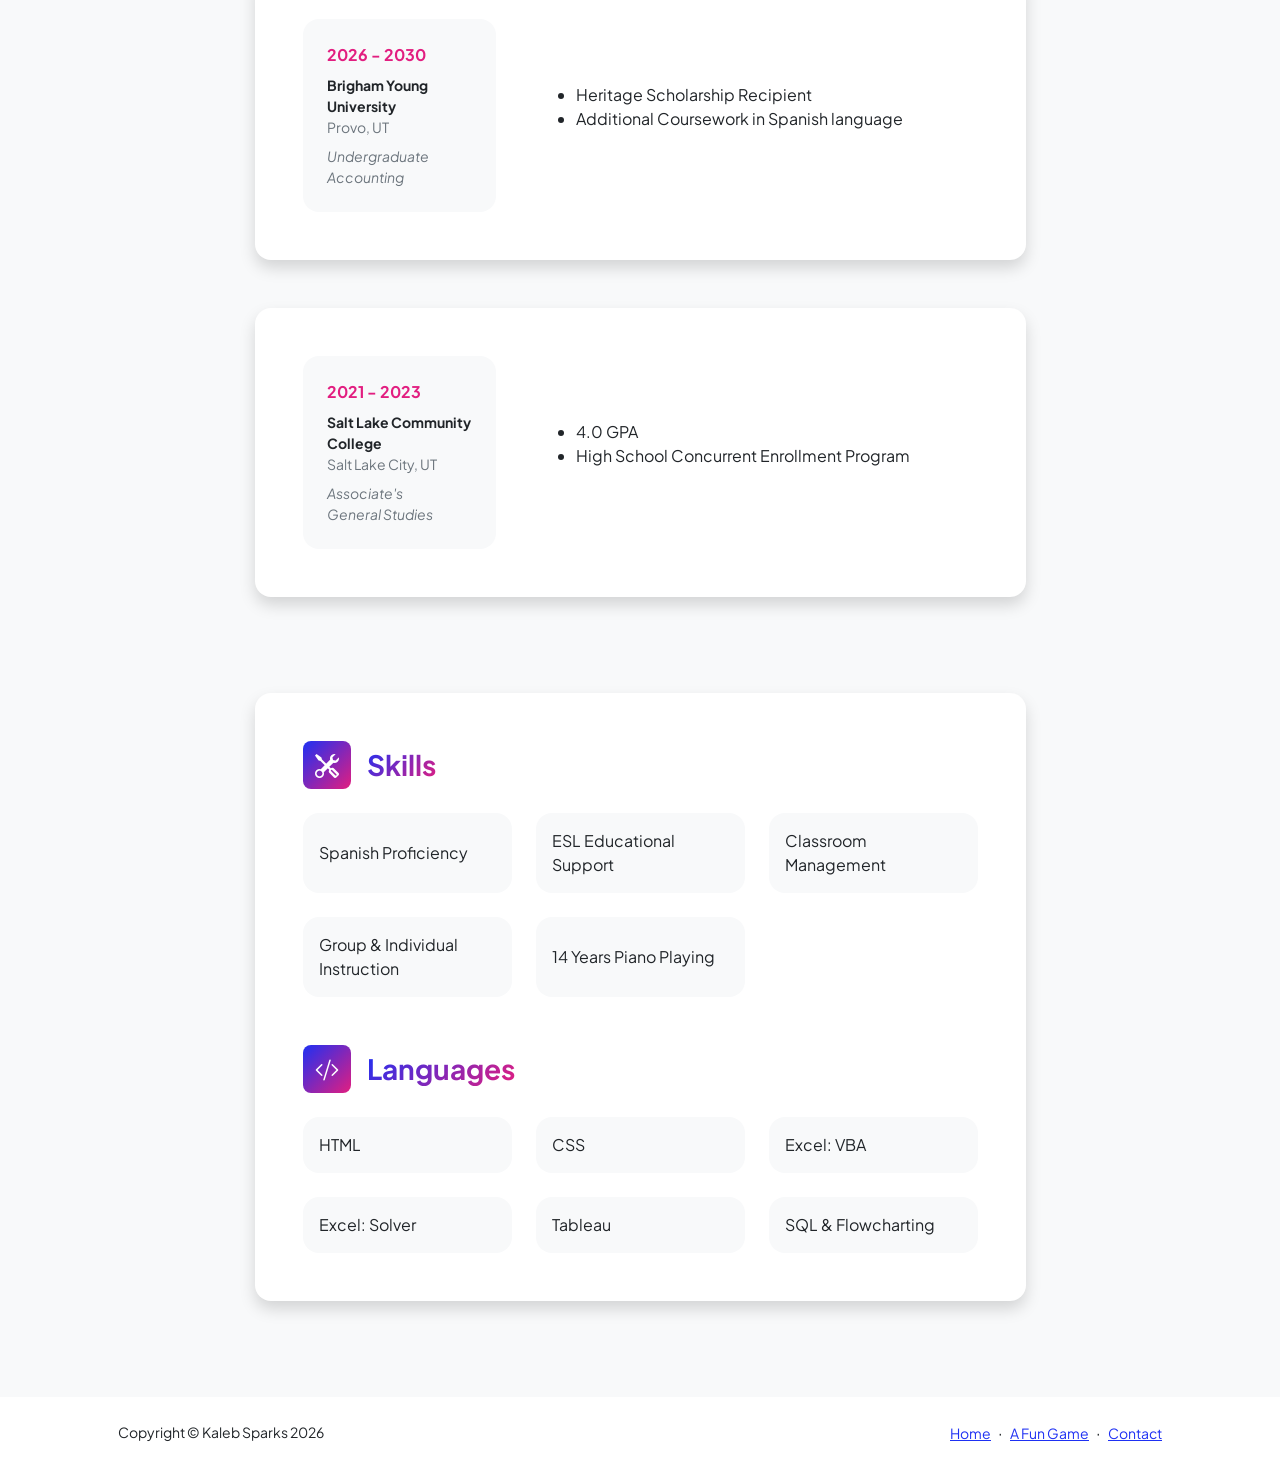
<file: resume.html>
<!DOCTYPE html>
<html lang="en">
    <head>
        <meta charset="utf-8" />
        <meta name="viewport" content="width=device-width, initial-scale=1, shrink-to-fit=no" />
        <meta name="description" content="" />
        <meta name="author" content="" />
        <title>Kaleb Sparks - Resume</title>
        <!-- Favicon-->
        <link rel="icon" type="image/x-icon" href="assets/favicon.ico" />
        <!-- Custom Google font-->
        <link rel="preconnect" href="https://fonts.googleapis.com" />
        <link rel="preconnect" href="https://fonts.gstatic.com" crossorigin />
        <link href="https://fonts.googleapis.com/css2?family=Plus+Jakarta+Sans:wght@100;200;300;400;500;600;700;800;900&amp;display=swap" rel="stylesheet" />
        <!-- Bootstrap icons-->
        <link href="https://cdn.jsdelivr.net/npm/bootstrap-icons@1.8.1/font/bootstrap-icons.css" rel="stylesheet" />
        <!-- Core theme CSS (includes Bootstrap)-->
        <link href="css/styles.css" rel="stylesheet" />
    </head>
    <body class="d-flex flex-column h-100 bg-light">
        <main class="flex-shrink-0">
            <!-- Navigation-->
            <nav class="navbar navbar-expand-lg navbar-light bg-white py-3">
                <div class="container px-5">
                    <a class="navbar-brand" href="index.html"><span class="fw-bolder text-primary">Kaleb Sparks</span></a>
                    <button class="navbar-toggler" type="button" data-bs-toggle="collapse" data-bs-target="#navbarSupportedContent" aria-controls="navbarSupportedContent" aria-expanded="false" aria-label="Toggle navigation"><span class="navbar-toggler-icon"></span></button>
                    <div class="collapse navbar-collapse" id="navbarSupportedContent">
                        <ul class="navbar-nav ms-auto mb-2 mb-lg-0 small fw-bolder">
                            <li class="nav-item"><a class="nav-link" href="index.html">Home</a></li>
                            <li class="nav-item"><a class="nav-link" href="resume.html">Resume</a></li>
                            <li class="nav-item"><a class="nav-link" href="projects.html">A Fun Game</a></li>
                            <li class="nav-item"><a class="nav-link" href="contact.html">Contact</a></li>
                        </ul>
                    </div>
                </div>
            </nav>
            <!-- Page Content-->
            <div class="container px-5 my-5">
                <div class="text-center mb-5">
                    <h1 class="display-5 fw-bolder mb-0"><span class="text-gradient d-inline">Resume</span></h1>
                </div>
                <div class="row gx-5 justify-content-center">
                    <div class="col-lg-11 col-xl-9 col-xxl-8">
                        <!-- Experience Section-->
                        <section>
                            <div class="d-flex align-items-center justify-content-between mb-4">
                                <h2 class="text-primary fw-bolder mb-0">Experience</h2>
                                <!-- Download resume button-->
                                <!-- Note: Set the link href target to a PDF file within your project-->
                                <a class="btn btn-primary px-4 py-3" href="assets/Kaleb_Sparks_ResumeFinal copy.pdf" target="_blank">
                                    <div class="d-inline-block bi bi-download me-2"></div>
                                    Download Resume
                                </a>
                            </div>
                            <!-- Experience Card 1-->
                            <div class="card shadow border-0 rounded-4 mb-5">
                                <div class="card-body p-5">
                                    <div class="row align-items-center gx-5">
                                        <div class="col text-center text-lg-start mb-4 mb-lg-0">
                                            <div class="bg-light p-4 rounded-4">
                                                <div class="text-primary fw-bolder mb-2">2025 - Present</div>
                                                <div class="small fw-bolder">Paraprofessional</div>
                                                <div class="small text-muted">Navigator Pointe Academy</div>
                                                <div class="small text-muted">West Jordan, UT</div>
                                            </div>
                                        </div>
                                        <div class="col-lg-8"><div>
                                            <ul>
                                                <li>Collaborated with educators to identify student needs.</li>
                                                <li>Organized classroom supplies and graded student work.</li>
                                                <li>Applied positive techniques to effectively manage negative behaviors.</li>
                                                <li>Assisted students in academic settings to enhance understanding and performance.</li>
                                                <li>Assisted ESL students on an individual basis to improve language proficiency.</li>
                                            </ul>
                                        </div></div>
                                    </div>
                                </div>
                            </div>
                            <!-- Experience Card 2-->
                            <div class="card shadow border-0 rounded-4 mb-5">
                                <div class="card-body p-5">
                                    <div class="row align-items-center gx-5">
                                        <div class="col text-center text-lg-start mb-4 mb-lg-0">
                                            <div class="bg-light p-4 rounded-4">
                                                <div class="text-primary fw-bolder mb-2">2023 - 2025</div>
                                                <div class="small fw-bolder">Missionary</div>
                                                <div class="small text-muted">The Church of Jesus Christ of Latter-day Saints</div>
                                                <div class="small text-muted">Ciudad Juárez, MEX.</div>
                                            </div>
                                        </div>
                                        <div class="col-lg-8"><div>
                                            <ul>
                                                <li>Achieved proficiency in Spanish language for effective communication.</li>
                                                <li>Helped train a new missionary in language proficiency and adaptation to missionary life.</li>
                                                <li>Conducted training sessions on 'Preach My Gospel' for fellow missionaries in District and Zone leader positions.</li>
                                                <li>Promoted church values through community service and outreach.</li>
                                                <li>Encouraged others to embrace and continue in the Gospel through personal invitations and engagement.</li>
                                            </ul>
                                        </div></div>
                                    </div>
                                </div>
                            </div>
                            <!-- Experience Card 3-->
                            <div class="card shadow border-0 rounded-4 mb-5">
                                <div class="card-body p-5">
                                    <div class="row align-items-center gx-5">
                                        <div class="col text-center text-lg-start mb-4 mb-lg-0">
                                            <div class="bg-light p-4 rounded-4">
                                                <div class="text-primary fw-bolder mb-2">May 2023 - September 2023</div>
                                                <div class="small fw-bolder">Parking Attendant</div>
                                                <div class="small text-muted">The Church of Jesus Christ of Latter-day Saints</div>
                                                <div class="small text-muted">Salt Lake City, UT</div>
                                            </div>
                                        </div>
                                        <div class="col-lg-8"><div>
                                            <ul>
                                                <li>Provided customer service by answering questions and giving directions.</li>
                                                <li>Monitored parking areas to maintain security and safety of Church facilities.</li>
                                                <li>Oversaw entrances exits to ensure authorized access for Church employees.</li>
                                            </ul>
                                        </div></div>
                                    </div>
                                </div>
                            </div>
                        </section>
                        <!-- Education Section-->
                        <section>
                            <h2 class="text-secondary fw-bolder mb-4">Education</h2>
                            <!-- Education Card 1-->
                            <div class="card shadow border-0 rounded-4 mb-5">
                                <div class="card-body p-5">
                                    <div class="row align-items-center gx-5">
                                        <div class="col text-center text-lg-start mb-4 mb-lg-0">
                                            <div class="bg-light p-4 rounded-4">
                                                <div class="text-secondary fw-bolder mb-2">2026 - 2030</div>
                                                <div class="mb-2">
                                                    <div class="small fw-bolder">Brigham Young University</div>
                                                    <div class="small text-muted">Provo, UT</div>
                                                </div>
                                                <div class="fst-italic">
                                                    <div class="small text-muted">Undergraduate</div>
                                                    <div class="small text-muted">Accounting</div>
                                                </div>
                                            </div>
                                        </div>
                                        <div class="col-lg-8"><div>
                                            <ul>
                                                <li>Heritage Scholarship Recipient</li>
                                                <li>Additional Coursework in Spanish language</li>
                                            </ul>
                                        </div></div>
                                    </div>
                                </div>
                            </div>
                            <!-- Education Card 2-->
                            <div class="card shadow border-0 rounded-4 mb-5">
                                <div class="card-body p-5">
                                    <div class="row align-items-center gx-5">
                                        <div class="col text-center text-lg-start mb-4 mb-lg-0">
                                            <div class="bg-light p-4 rounded-4">
                                                <div class="text-secondary fw-bolder mb-2">2021 - 2023</div>
                                                <div class="mb-2">
                                                    <div class="small fw-bolder">Salt Lake Community College</div>
                                                    <div class="small text-muted">Salt Lake City, UT</div>
                                                </div>
                                                <div class="fst-italic">
                                                    <div class="small text-muted">Associate's</div>
                                                    <div class="small text-muted">General Studies</div>
                                                </div>
                                            </div>
                                        </div>
                                        <div class="col-lg-8"><div>
                                            <ul>
                                                <li>4.0 GPA</li>
                                                <li>High School Concurrent Enrollment Program</li>
                                            </ul>
                                        </div></div>
                                    </div>
                                </div>
                            </div>
                        </section>
                        <!-- Divider-->
                        <div class="pb-5"></div>
                        <!-- Skills Section-->
                        <section>
                            <!-- Skillset Card-->
                            <div class="card shadow border-0 rounded-4 mb-5">
                                <div class="card-body p-5">
                                    <!-- Professional skills list-->
                                    <div class="mb-5">
                                        <div class="d-flex align-items-center mb-4">
                                            <div class="feature bg-primary bg-gradient-primary-to-secondary text-white rounded-3 me-3"><i class="bi bi-tools"></i></div>
                                            <h3 class="fw-bolder mb-0"><span class="text-gradient d-inline">Skills</span></h3>
                                        </div>
                                        <div class="row row-cols-1 row-cols-md-3 mb-4">
                                            <div class="col mb-4 mb-md-0"><div class="d-flex align-items-center bg-light rounded-4 p-3 h-100">Spanish Proficiency</div></div>
                                            <div class="col mb-4 mb-md-0"><div class="d-flex align-items-center bg-light rounded-4 p-3 h-100">ESL Educational Support</div></div>
                                            <div class="col"><div class="d-flex align-items-center bg-light rounded-4 p-3 h-100">Classroom Management</div></div>
                                        </div>
                                        <div class="row row-cols-1 row-cols-md-3">
                                            <div class="col mb-4 mb-md-0"><div class="d-flex align-items-center bg-light rounded-4 p-3 h-100">Group & Individual Instruction</div></div>
                                            <div class="col mb-4 mb-md-0"><div class="d-flex align-items-center bg-light rounded-4 p-3 h-100">14 Years Piano Playing</div></div>
                                        </div>
                                    </div>
                                    <!-- Languages list-->
                                    <div class="mb-0">
                                        <div class="d-flex align-items-center mb-4">
                                            <div class="feature bg-primary bg-gradient-primary-to-secondary text-white rounded-3 me-3"><i class="bi bi-code-slash"></i></div>
                                            <h3 class="fw-bolder mb-0"><span class="text-gradient d-inline">Languages</span></h3>
                                        </div>
                                        <div class="row row-cols-1 row-cols-md-3 mb-4">
                                            <div class="col mb-4 mb-md-0"><div class="d-flex align-items-center bg-light rounded-4 p-3 h-100">HTML</div></div>
                                            <div class="col mb-4 mb-md-0"><div class="d-flex align-items-center bg-light rounded-4 p-3 h-100">CSS</div></div>
                                            <div class="col"><div class="d-flex align-items-center bg-light rounded-4 p-3 h-100">Excel: VBA</div></div>
                                        </div>
                                        <div class="row row-cols-1 row-cols-md-3">
                                            <div class="col mb-4 mb-md-0"><div class="d-flex align-items-center bg-light rounded-4 p-3 h-100">Excel: Solver</div></div>
                                            <div class="col mb-4 mb-md-0"><div class="d-flex align-items-center bg-light rounded-4 p-3 h-100">Tableau</div></div>
                                            <div class="col"><div class="d-flex align-items-center bg-light rounded-4 p-3 h-100">SQL & Flowcharting</div></div>
                                        </div>
                                    </div>
                                </div>
                            </div>
                        </section>
                    </div>
                </div>
            </div>
        </main>
        <!-- Footer-->
        <footer class="bg-white py-4 mt-auto">
            <div class="container px-5">
                <div class="row align-items-center justify-content-between flex-column flex-sm-row">
                    <div class="col-auto"><div class="small m-0">Copyright &copy; Kaleb Sparks 2026</div></div>
                    <div class="col-auto">
                        <a class="small" href="index.html">Home</a>
                        <span class="mx-1">&middot;</span>
                        <a class="small" href="projects.html">A Fun Game</a>
                        <span class="mx-1">&middot;</span>
                        <a class="small" href="contact.html">Contact</a>
                    </div>
                </div>
            </div>
        </footer>
        <!-- Bootstrap core JS-->
        <script src="https://cdn.jsdelivr.net/npm/bootstrap@5.2.3/dist/js/bootstrap.bundle.min.js"></script>
        <!-- Core theme JS-->
        <script src="js/scripts.js"></script>
    </body>
</html>
</file>
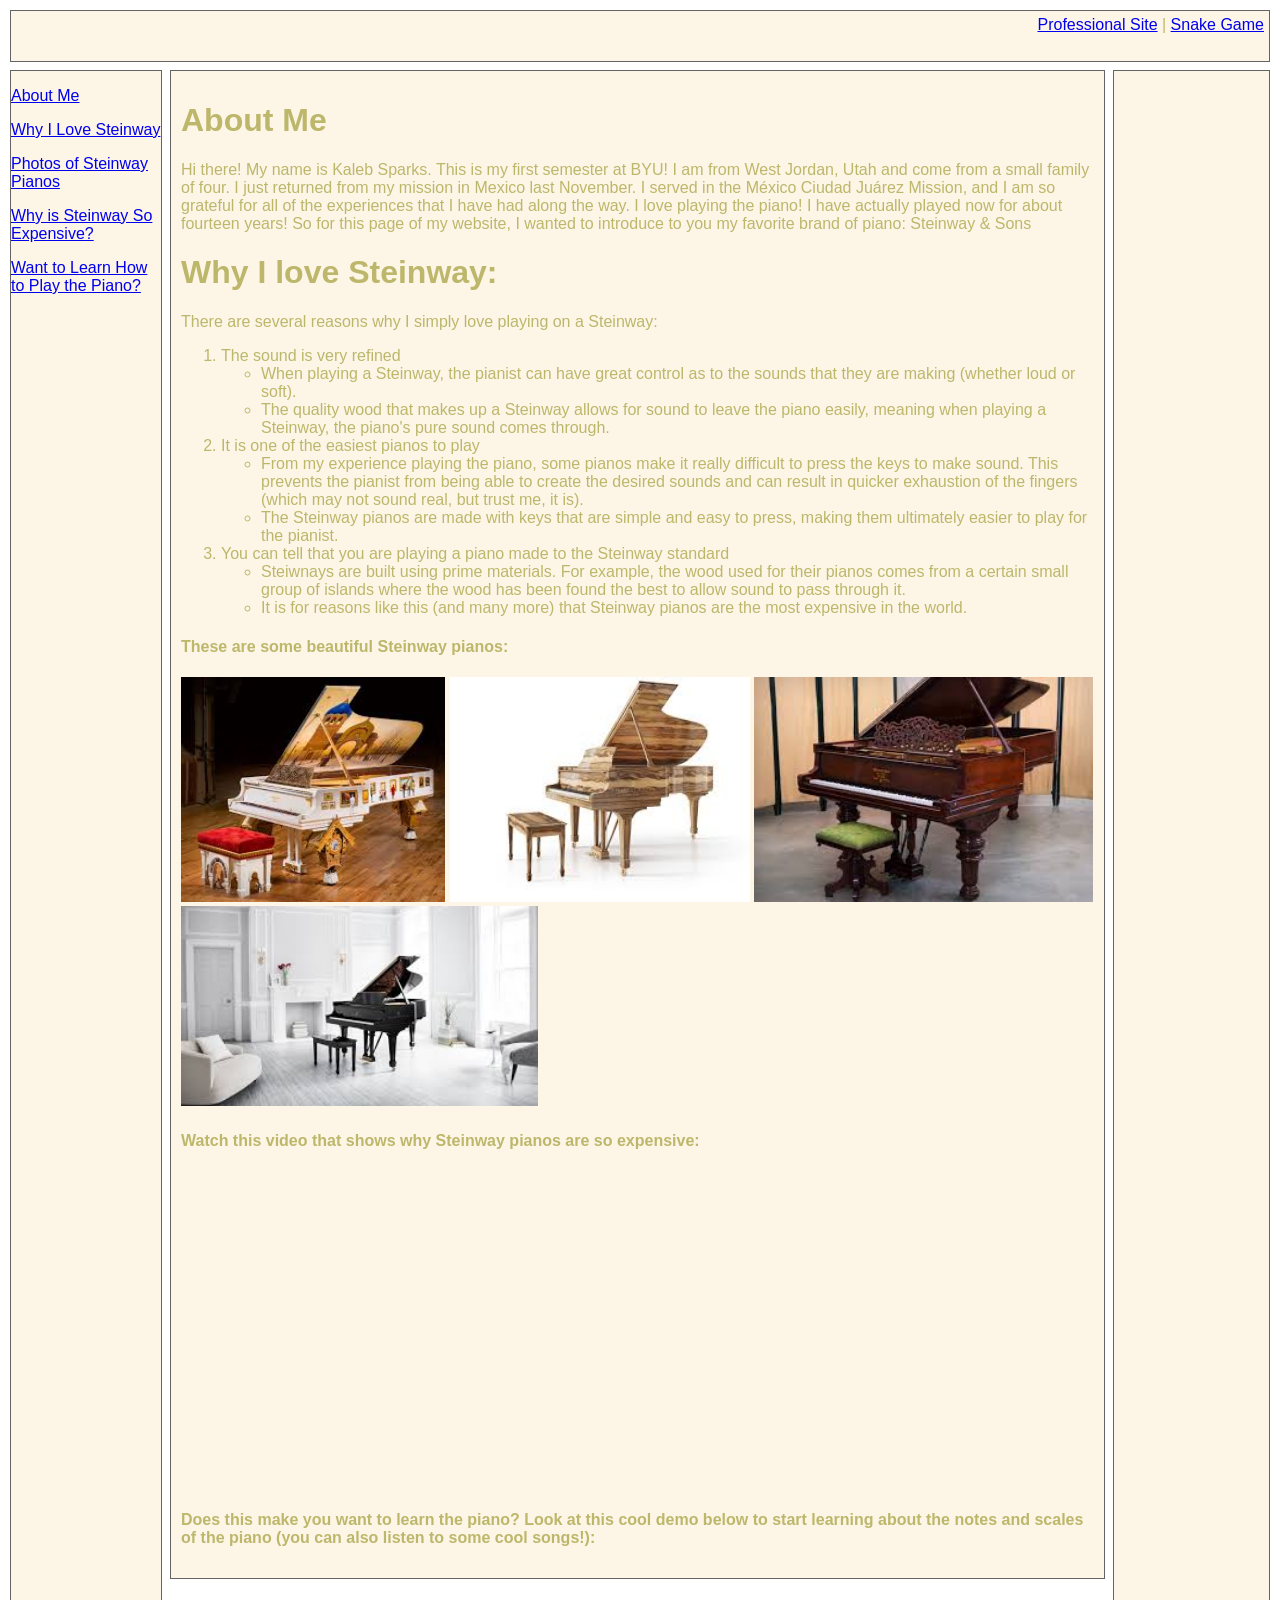
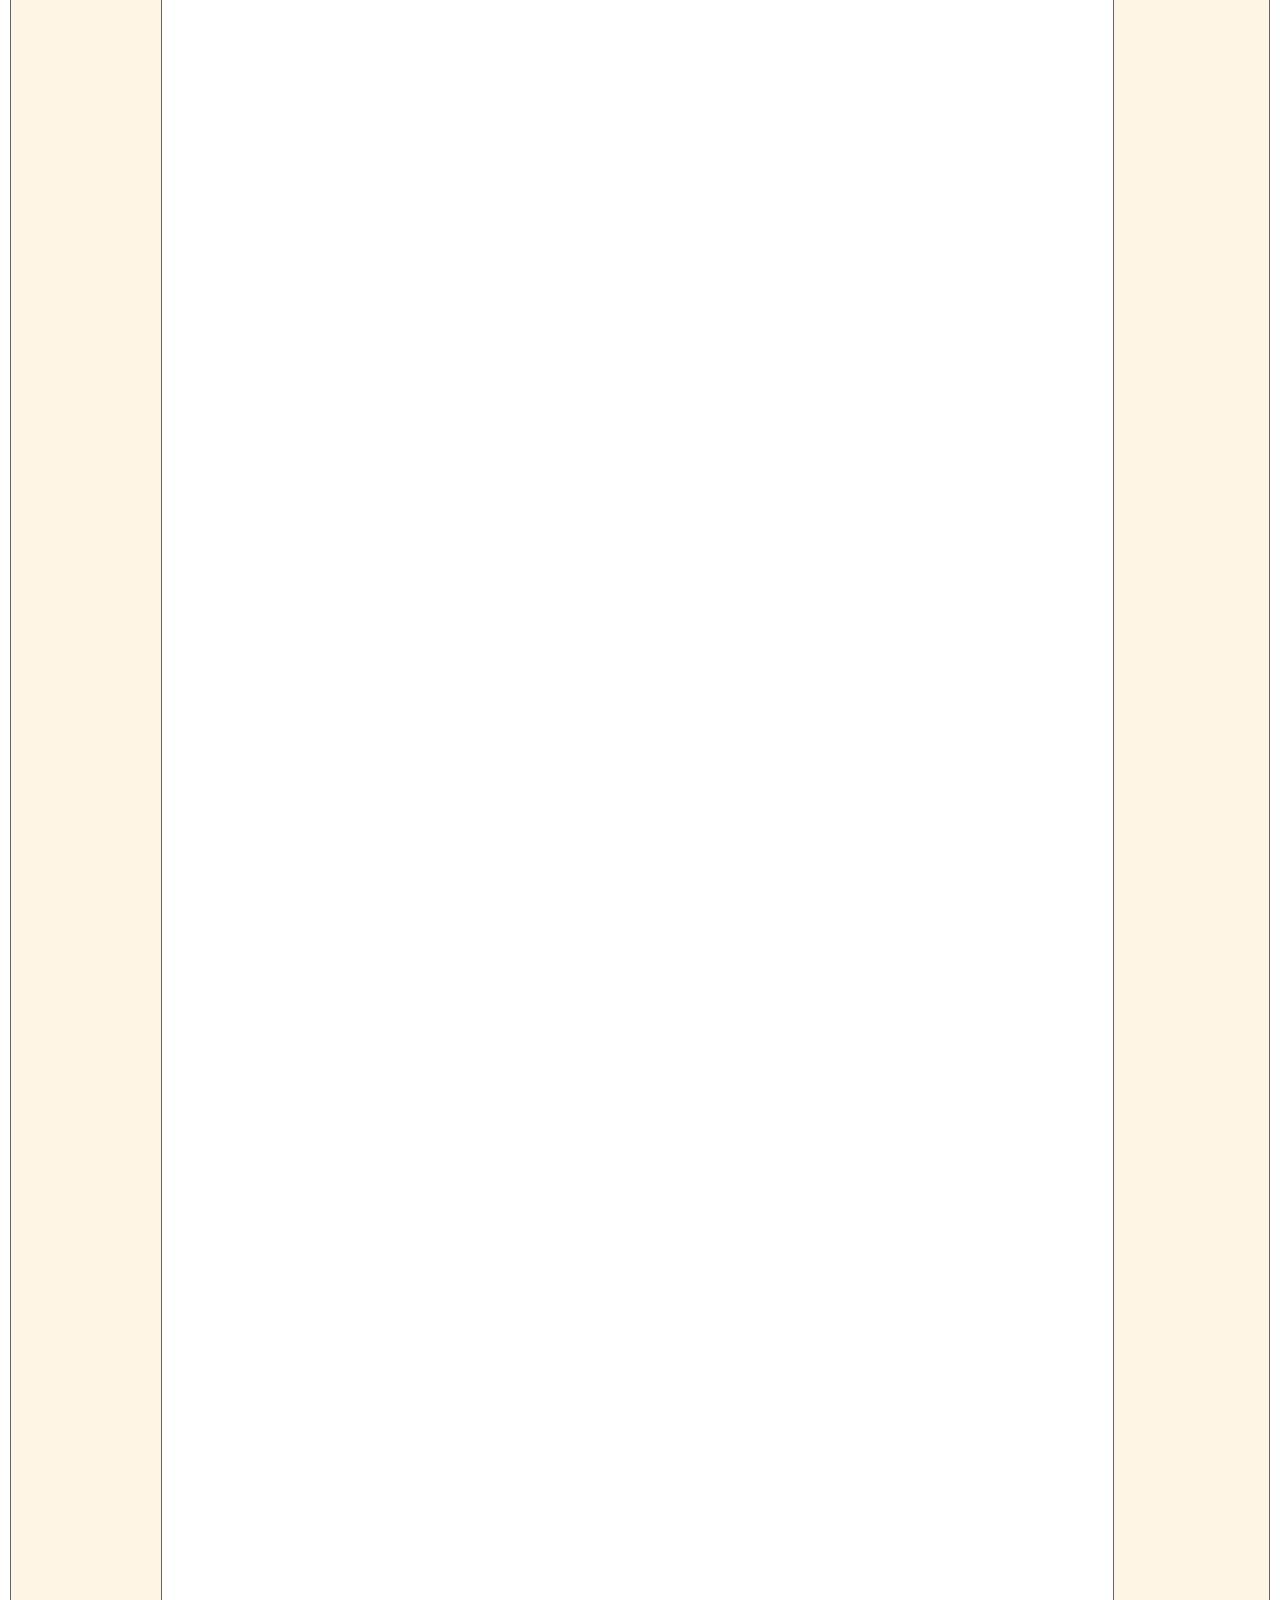
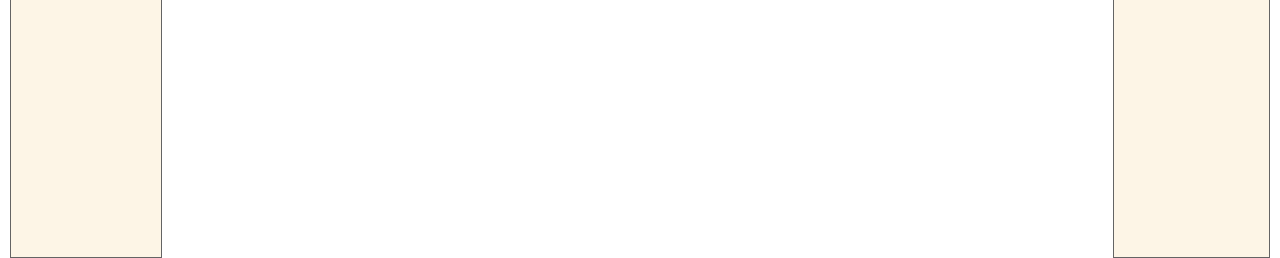
<file: scratch.html>
<!DOCTYPE html>
<html lang="en">
<head>
    <meta charset="UTF-8">
    <meta name="viewport" content="width=device-width, initial-scale=1.0">
    <title>About Me</title>
    <link href="css/scratchStyle.css" rel="stylesheet"/>
</head>
<body>
    <div class="font">
    <div class="header"> <div class="rightAlign"> <a href="index.html">Professional Site</a> |
    <a href="snakeGame.html">Snake Game</a> </div><br>
    </div>

    <div class="leftmenu center"><p><a href="#abtMe">About Me</a></p>
    <p><a href="#loveSteinway">Why I Love Steinway</a></p>
    <p><a href="#photosSteinway">Photos of Steinway Pianos</a></p>
    <p><a href="#video">Why is Steinway So Expensive?</a><br></p>
    <p><a href="#tableau">Want to Learn How to Play the Piano?</a></p></div>   
    
    <div class="mainbody"><h1 id="abtMe"><span class="center">About Me</span></h1>
    <p>Hi there! My name is Kaleb Sparks. This is my first semester at BYU! I am from West Jordan, Utah and come from a small family of four. I just returned from my mission in Mexico last November. I served in the México Ciudad Juárez Mission, and I am so grateful for all of the experiences that I have had along the way. I love playing the piano! I have actually played now for about fourteen years! So for this page of my website, I wanted to introduce to you my favorite brand of piano: Steinway & Sons</p>
    <h1 id="loveSteinway">Why I love Steinway:</h1>
    <p>There are several reasons why I simply love playing on a Steinway:</p>
    <ol>
        <li>The sound is very refined</li>
            <ul>
                <li>When playing a Steinway, the pianist can have great control as to the sounds that they are making (whether loud or soft).</li>
                <li>The quality wood that makes up a Steinway allows for sound to leave the piano easily, meaning when playing a Steinway, the piano's pure sound comes through.</li>
            </ul>
        <li>It is one of the easiest pianos to play</li>
            <ul>
                <li>From my experience playing the piano, some pianos make it really difficult to press the keys to make sound. This prevents the pianist from being able to create the desired sounds and can result in quicker exhaustion of the fingers (which may not sound real, but trust me, it is).</li>
                <li>The Steinway pianos are made with keys that are simple and easy to press, making them ultimately easier to play for the pianist.</li>
            </ul>
        <li>You can tell that you are playing a piano made to the Steinway standard</li>
            <ul>
                <li>Steiwnays are built using prime materials. For example, the wood used for their pianos comes from a certain small group of islands where the wood has been found the best to allow sound to pass through it.</li>
                <li>It is for reasons like this (and many more) that Steinway pianos are the most expensive in the world.</li>
            </ul>
    </ol>
    <h4 id="photosSteinway">These are some beautiful Steinway pianos:</h4>
    <img src="assets/steinway_piano1.jpeg" height="225" alt="Steinway piano image 1">
    <img src="assets/steinway_piano2.jpeg" height="225" alt="Steinway piano image 2">
    <img src="assets/steinway_piano3.jpeg" height="225" alt="Steinway piano image 3">
    <img src="assets/steinway_piano4.jpeg" height="200" alt="Steinway piano image 4">
    <h4 id="video">Watch this video that shows why Steinway pianos are so expensive:</h4>
    <iframe width="560" height="315" src="https://www.youtube.com/embed/mnquWUItsVM?si=c9N_umHV6Iv3UkeL" title="YouTube video player" frameborder="0" allow="accelerometer; autoplay; clipboard-write; encrypted-media; gyroscope; picture-in-picture; web-share" referrerpolicy="strict-origin-when-cross-origin" allowfullscreen></iframe><br>
    <h4 id="tableau">Does this make you want to learn the piano? Look at this cool demo below to start learning about the notes and scales of the piano (you can also listen to some cool songs!):</h4>
    <div class='tableauPlaceholder' id='viz1776289505034' style='position: relative'><noscript><a href='#'><img alt='Piano Classroom ' src='https:&#47;&#47;public.tableau.com&#47;static&#47;images&#47;Pi&#47;PianoClassroom&#47;PianoClassroom&#47;1_rss.png' style='border: none' /></a></noscript><object class='tableauViz'  style='display:none;'><param name='host_url' value='https%3A%2F%2Fpublic.tableau.com%2F' /> <param name='embed_code_version' value='3' /> <param name='site_root' value='' /><param name='name' value='PianoClassroom&#47;PianoClassroom' /><param name='tabs' value='no' /><param name='toolbar' value='yes' /><param name='static_image' value='https:&#47;&#47;public.tableau.com&#47;static&#47;images&#47;Pi&#47;PianoClassroom&#47;PianoClassroom&#47;1.png' /> <param name='animate_transition' value='yes' /><param name='display_static_image' value='yes' /><param name='display_spinner' value='yes' /><param name='display_overlay' value='yes' /><param name='display_count' value='yes' /><param name='language' value='en-US' /></object></div>                <script type='text/javascript'>                    var divElement = document.getElementById('viz1776289505034');                    var vizElement = divElement.getElementsByTagName('object')[0];                    vizElement.style.width='900px';vizElement.style.height='1727px';                    var scriptElement = document.createElement('script');                    scriptElement.src = 'https://public.tableau.com/javascripts/api/viz_v1.js';                    vizElement.parentNode.insertBefore(scriptElement, vizElement);                </script></div>
    <div class="rightmenu"></div>
    </div>
</body>
</html>
</file>
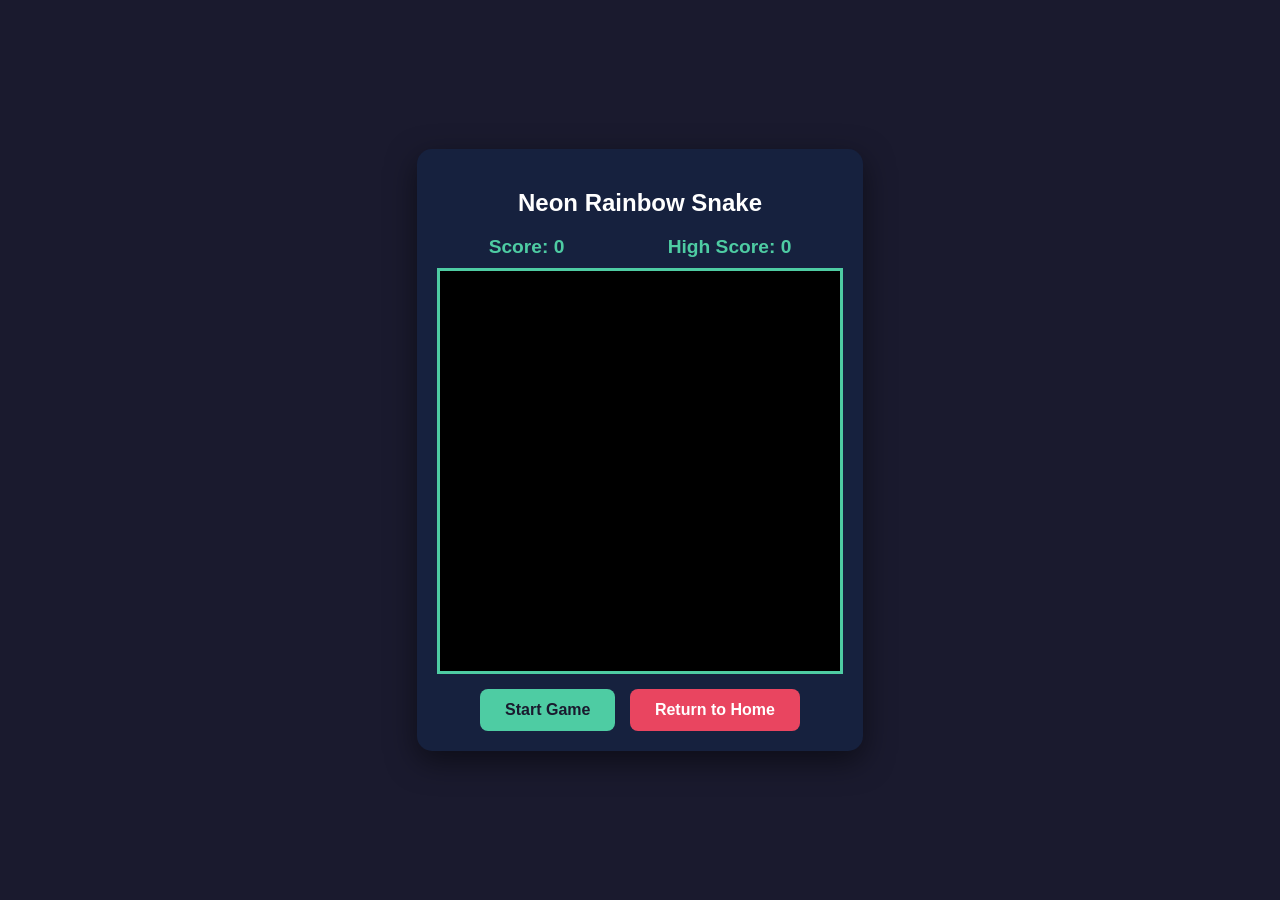
<file: snakeGame.html>
<!DOCTYPE html>
<html lang="en">
<head>
    <meta charset="UTF-8">
    <meta name="viewport" content="width=device-width, initial-scale=1.0">
    <title>Snake Game App</title>
    <style>
        body {
            background-color: #1a1a2e;
            color: #ffffff;
            font-family: 'Segoe UI', sans-serif;
            display: flex;
            flex-direction: column;
            align-items: center;
            justify-content: center;
            height: 100vh;
            margin: 0;
            overflow: hidden;
        }
        #game-wrapper {
            text-align: center;
            padding: 20px;
            background: #16213e;
            border-radius: 15px;
            box-shadow: 0 10px 30px rgba(0,0,0,0.5);
            position: relative;
        }
        canvas {
            display: block;
            background-color: #000;
            border: 3px solid #4ecca3;
            margin: 10px auto;
        }
        .stats-bar {
            display: flex;
            justify-content: space-around;
            font-size: 1.2rem;
            font-weight: bold;
            color: #4ecca3;
            margin-bottom: 10px;
        }
        .btn-container { margin-top: 15px; }
        button, .home-link {
            padding: 12px 25px;
            font-size: 1rem;
            cursor: pointer;
            border: none;
            border-radius: 8px;
            font-weight: bold;
            transition: transform 0.2s, background 0.3s;
            margin: 0 5px;
            display: inline-block;
            text-decoration: none;
        }
        .start-btn { background-color: #4ecca3; color: #1a1a2e; }
        .start-btn:hover { transform: scale(1.05); }
        .home-link { background-color: #e94560; color: white; }
        
        #game-over-overlay {
            position: absolute;
            top: 50%;
            left: 50%;
            transform: translate(-50%, -50%);
            display: none;
            flex-direction: column;
            align-items: center;
            background: rgba(22, 33, 62, 0.95);
            padding: 30px;
            border-radius: 15px;
            border: 2px solid #e94560;
            z-index: 10;
        }
    </style>
</head>
<body>

    <div id="game-wrapper">
        <h2>Neon Rainbow Snake</h2>
        <div class="stats-bar">
            <div id="score">Score: 0</div>
            <div id="highScore">High Score: 0</div>
        </div>

        <div style="position: relative;">
            <canvas id="snakeGame" width="400" height="400"></canvas>
            
            <div id="game-over-overlay">
                <h1 style="color: #e94560; margin: 0 0 10px 0;">GAME OVER</h1>
                <p id="final-score-text" style="font-size: 1.2rem; margin-bottom: 20px;"></p>
                <button class="start-btn" id="retry-btn">Try Again</button>
            </div>
        </div>

        <div class="btn-container">
            <button id="main-start-btn" class="start-btn">Start Game</button>
            <a href="index.html" class="home-link">Return to Home</a>
        </div>
    </div>

    <script>
        const canvas = document.getElementById("snakeGame");
        const ctx = canvas.getContext("2d");
        const scoreElement = document.getElementById("score");
        const highElement = document.getElementById("highScore");
        const overlay = document.getElementById("game-over-overlay");
        const finalScoreText = document.getElementById("final-score-text");
        const mainStartBtn = document.getElementById("main-start-btn");
        const retryBtn = document.getElementById("retry-btn");

        const box = 20;
        let snake, food, d, nextD, score, game, currentSpeed, isPlaying = false;
        
        let highScore = localStorage.getItem("snakeHighScore") || 0;
        highElement.innerHTML = "High Score: " + highScore;

        const neonColors = ["#FF00FF", "#00FFFF", "#00FF00", "#FFFF00", "#FF0000", "#FF8C00", "#7FFF00"];

        function init() {
            // Initial snake: Head is first color, following segments take other colors
            snake = [{ x: 10 * box, y: 10 * box, color: "#4ecca3" }];
            generateFood();
            score = 0;
            d = "RIGHT";
            nextD = "RIGHT";
            currentSpeed =180; 
            isPlaying = true;
            scoreElement.innerHTML = "Score: " + score;
            overlay.style.display = "none";
            mainStartBtn.style.visibility = "hidden";
        }

        function generateFood() {
            let valid = false;
            while (!valid) {
                let newX = Math.floor(Math.random() * (canvas.width / box)) * box;
                let newY = Math.floor(Math.random() * (canvas.height / box)) * box;

                // Corner protection logic
                const isCorner = (newX === 0 || newX === canvas.width - box) && 
                                 (newY === 0 || newY === canvas.height - box);

                if (!isCorner) {
                    food = { x: newX, y: newY };
                    valid = true;
                }
            }
        }

        document.addEventListener("keydown", (e) => {
            if(!isPlaying) return;
            const key = e.keyCode;
            if(key == 37 && d != "RIGHT") nextD = "LEFT";
            else if(key == 38 && d != "DOWN") nextD = "UP";
            else if(key == 39 && d != "LEFT") nextD = "RIGHT";
            else if(key == 40 && d != "UP") nextD = "DOWN";
            if([37, 38, 39, 40].includes(key)) e.preventDefault();
        });

        function gameLoop() {
            if (!isPlaying) return;
            draw();
            game = setTimeout(gameLoop, currentSpeed);
        }

        function draw() {
            d = nextD;
            ctx.fillStyle = "black";
            ctx.fillRect(0, 0, canvas.width, canvas.height);

            // DRAW APPLE (With stem and leaf)
            const centerX = food.x + box / 2;
            const centerY = food.y + box / 2;
            const radius = box / 2 - 2;
            ctx.fillStyle = "#e94560";
            ctx.beginPath();
            ctx.arc(centerX, centerY, radius, 0, 2 * Math.PI);
            ctx.fill();
            ctx.fillStyle = "#8b4513";
            ctx.fillRect(centerX - 1, centerY - radius - 2, 2, 5);
            ctx.fillStyle = "#2ecc71";
            ctx.beginPath();
            ctx.ellipse(centerX + 3, centerY - radius - 2, 2, 4, Math.PI / 4, 0, 2 * Math.PI);
            ctx.fill();

            // DRAW SNAKE
            snake.forEach((segment, i) => {
                ctx.fillStyle = segment.color;
                if (i === 0) {
                    // Diamond Head
                    ctx.beginPath();
                    ctx.moveTo(segment.x + box / 2, segment.y);
                    ctx.lineTo(segment.x + box, segment.y + box / 2);
                    ctx.lineTo(segment.x + box / 2, segment.y + box);
                    ctx.lineTo(segment.x, segment.y + box / 2);
                    ctx.closePath();
                    ctx.fill();
                    // Eyes
                    ctx.fillStyle = "white";
                    ctx.fillRect(segment.x + 4, segment.y + 6, 3, 3);
                    ctx.fillRect(segment.x + 13, segment.y + 6, 3, 3);
                } else {
                    // Rounded body segments
                    ctx.fillRect(segment.x + 1, segment.y + 1, box - 2, box - 2);
                }
            });

            let headX = snake[0].x;
            let headY = snake[0].y;

            if (d === "LEFT") headX -= box;
            if (d === "UP") headY -= box;
            if (d === "RIGHT") headX += box;
            if (d === "DOWN") headY += box;

            // COLLISION DETECTION
            if (headX < 0 || headX >= canvas.width || headY < 0 || headY >= canvas.height || 
                snake.some((seg, index) => index !== 0 && seg.x === headX && seg.y === headY)) {
                
                gameOver();
                return;
            }

            // Create new head with the current head's color
            const newHead = { x: headX, y: headY, color: snake[0].color };

            if (headX === food.x && headY === food.y) {
                score++;
                scoreElement.innerHTML = "Score: " + score;
                // The head gets a new rainbow color, old head becomes part of body
                newHead.color = neonColors[Math.floor(Math.random() * neonColors.length)];
                if (currentSpeed > 60) currentSpeed -= 4; 
                generateFood();
            } else {
                snake.pop();
            }

            snake.unshift(newHead);
        }

        function gameOver() {
            isPlaying = false;
            clearTimeout(game);
            if (score > highScore) {
                highScore = score;
                localStorage.setItem("snakeHighScore", highScore);
                highElement.innerHTML = "High Score: " + highScore;
            }
            finalScoreText.innerText = "Final Score: " + score;
            overlay.style.display = "flex";
        }

        function startGame() {
            clearTimeout(game);
            init();
            gameLoop();
        }

        // Event Listeners (More reliable than inline onclick for GitHub Pages)
        mainStartBtn.addEventListener("click", startGame);
        retryBtn.addEventListener("click", startGame);
        
        // Initial state
        ctx.fillStyle = "black";
        ctx.fillRect(0, 0, canvas.width, canvas.height);
    </script>
</body>
</html>
</file>
<file: css/scratchStyle.css>
.header{
    position: absolute;
    top: 10px;
    left: 10px;
    right: 10px;
    height: 50px;
    z-index: 2;
    border-top: solid 1px rgb(100, 100, 100);
    border-left: solid 1px rgb(100, 100, 100);
    border-right: solid 1px rgb(100, 100, 100);
    border-bottom: solid 1px rgb(100, 100, 100);
    background-color: #fdf5e6;
}
.rightAlign{
    text-align: right;
    padding: 5px;
}
.leftmenu{
    position: absolute;
    height: 3386px;
    top: 70px;
    left: 10px;
    width: 150px;
    z-index: 1;
    border-right: solid 1px rgb(100, 100, 100);
    border-top: solid 1px rgb(100, 100, 100);
    border-bottom: solid 1px rgb(100, 100, 100);
    border-left: solid 1px rgb(100, 100, 100);
    bottom: 39px;
    background-color: #fdf5e6;
}
.mainbody{
    position: absolute;
    height: fit-content;
    top: 70px;
    left: 170px;
    right: 175px;
    padding-right: 5px;
    border-right: solid 1px rgb(100, 100, 100);
    border-top: solid 1px rgb(100, 100, 100);
    border-bottom: solid 1px rgb(100, 100, 100);
    border-left: solid 1px rgb(100, 100, 100);
    padding: 10px;
    background-color: #fdf5e6;
}
.rightmenu{
    position: absolute;
    height: 3386px;
    top: 70px;
    right: 10px;
    width: 150px;
    border-left: solid 1px rgb(100, 100, 100);
    border-right: solid 1px rgb(100, 100, 100);
    border-top: solid 1px rgb(100, 100, 100);
    border-bottom: solid 1px rgb(100, 100, 100);
    padding-left: 5px;
    background-color: #fdf5e6;
}
.font{
    font-family: sans-serif;
    color: darkkhaki;
}
</file>
